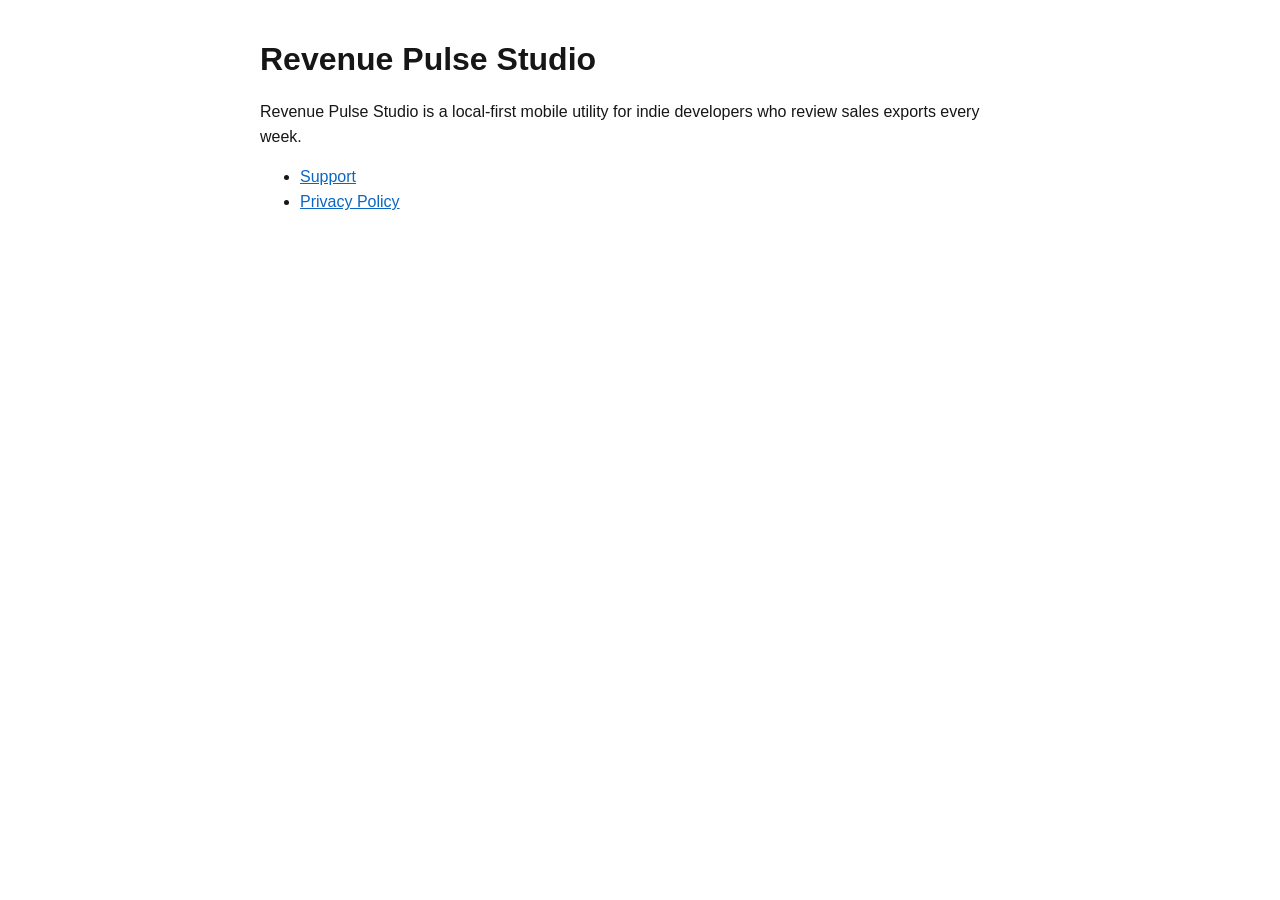
<file: index.html>
<!doctype html>
<html lang="en">
<head>
  <meta charset="utf-8">
  <meta name="viewport" content="width=device-width, initial-scale=1">
  <title>Revenue Pulse Studio</title>
  <style>
    body {
      color: #161616;
      font-family: -apple-system, BlinkMacSystemFont, "Segoe UI", sans-serif;
      line-height: 1.55;
      margin: 40px auto;
      max-width: 760px;
      padding: 0 20px;
    }
    h1 {
      line-height: 1.2;
    }
    a {
      color: #0a66c2;
    }
  </style>
</head>
<body>
  <h1>Revenue Pulse Studio</h1>
  <p>Revenue Pulse Studio is a local-first mobile utility for indie developers who review sales exports every week.</p>
  <ul>
    <li><a href="support.html">Support</a></li>
    <li><a href="privacy.html">Privacy Policy</a></li>
  </ul>
</body>
</html>
</file>
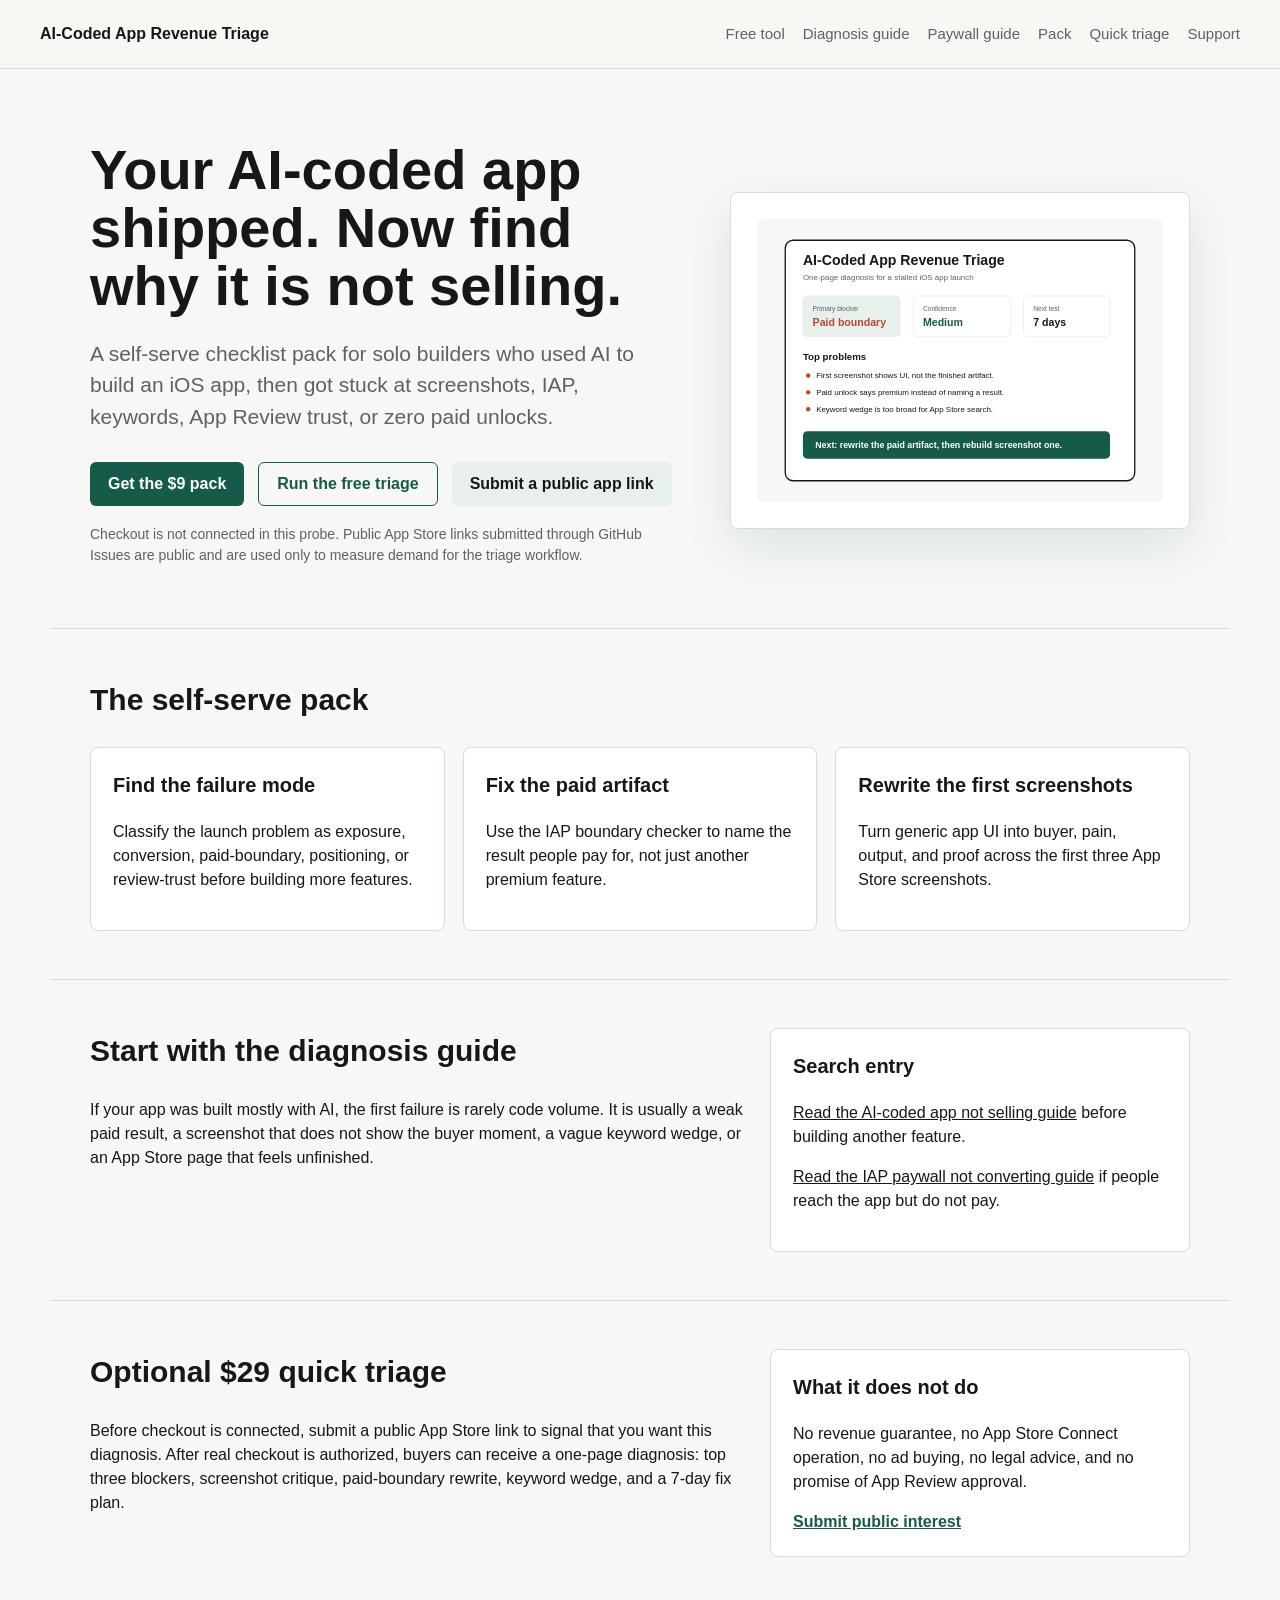
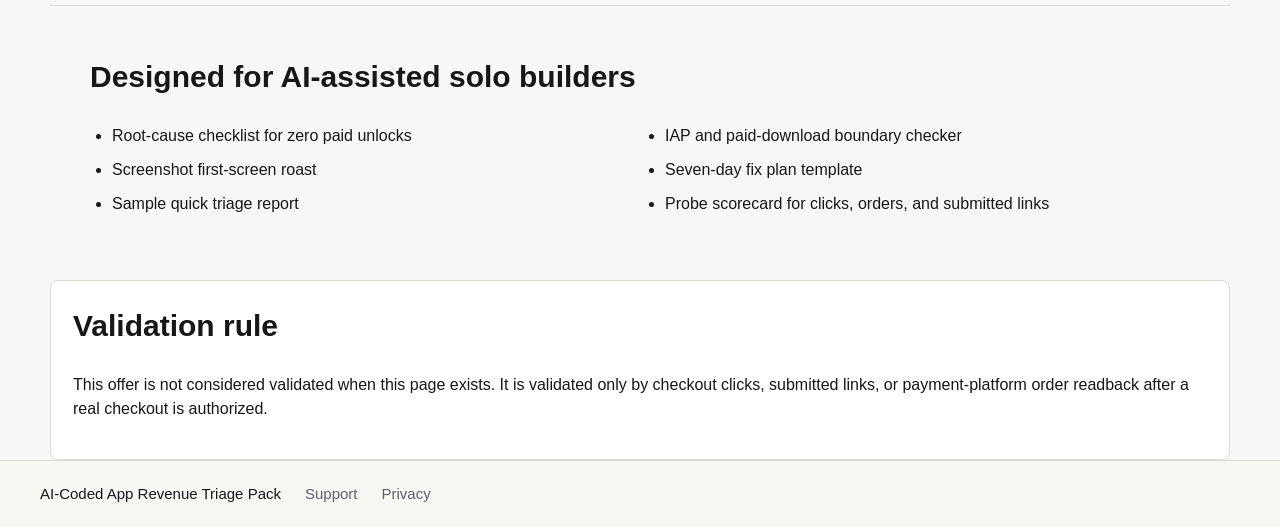
<file: ai-coded-app-revenue-triage-pack/index.html>
<!doctype html>
<html lang="en">
<head>
  <meta charset="utf-8">
  <meta name="viewport" content="width=device-width, initial-scale=1">
  <title>AI-Coded App Revenue Triage Pack</title>
  <meta name="description" content="A self-serve triage pack for AI-coded iOS apps that launched or nearly launched but are not getting paid unlocks.">
  <link rel="stylesheet" href="styles.css">
</head>
<body>
  <header class="site-header">
    <a class="brand" href="index.html">AI-Coded App Revenue Triage</a>
    <nav aria-label="Primary">
      <a href="why-is-my-app-not-selling.html">Free tool</a>
      <a href="ai-coded-app-not-selling.html">Diagnosis guide</a>
      <a href="iap-paywall-not-converting.html">Paywall guide</a>
      <a href="#pack">Pack</a>
      <a href="#triage">Quick triage</a>
      <a href="support.html">Support</a>
    </nav>
  </header>

  <main>
    <section class="hero">
      <div class="hero-copy">
        <h1>Your AI-coded app shipped. Now find why it is not selling.</h1>
        <p class="lede">A self-serve checklist pack for solo builders who used AI to build an iOS app, then got stuck at screenshots, IAP, keywords, App Review trust, or zero paid unlocks.</p>
        <div class="hero-actions">
          <a class="button" href="#checkout-placeholder" data-track="checkout-pack">Get the $9 pack</a>
          <a class="button secondary" href="why-is-my-app-not-selling.html">Run the free triage</a>
          <a class="button tertiary" href="https://github.com/114514roy/revenue-pulse-studio-pages/issues/new?template=ai-coded-app-triage.yml" data-track="public-intake">Submit a public app link</a>
        </div>
        <p class="boundary">Checkout is not connected in this probe. Public App Store links submitted through GitHub Issues are public and are used only to measure demand for the triage workflow.</p>
      </div>
      <figure class="preview-card">
        <img src="assets/triage-preview.svg" alt="Preview of a one-page AI-coded app revenue triage report">
      </figure>
    </section>

    <section id="pack" class="section">
      <h2>The self-serve pack</h2>
      <div class="grid">
        <article>
          <h3>Find the failure mode</h3>
          <p>Classify the launch problem as exposure, conversion, paid-boundary, positioning, or review-trust before building more features.</p>
        </article>
        <article>
          <h3>Fix the paid artifact</h3>
          <p>Use the IAP boundary checker to name the result people pay for, not just another premium feature.</p>
        </article>
        <article>
          <h3>Rewrite the first screenshots</h3>
          <p>Turn generic app UI into buyer, pain, output, and proof across the first three App Store screenshots.</p>
        </article>
      </div>
    </section>

    <section class="section split">
      <div>
        <h2>Start with the diagnosis guide</h2>
        <p>If your app was built mostly with AI, the first failure is rarely code volume. It is usually a weak paid result, a screenshot that does not show the buyer moment, a vague keyword wedge, or an App Store page that feels unfinished.</p>
      </div>
      <div class="panel">
        <h3>Search entry</h3>
        <p><a href="ai-coded-app-not-selling.html">Read the AI-coded app not selling guide</a> before building another feature.</p>
        <p><a href="iap-paywall-not-converting.html">Read the IAP paywall not converting guide</a> if people reach the app but do not pay.</p>
      </div>
    </section>

    <section id="triage" class="section split">
      <div>
        <h2>Optional $29 quick triage</h2>
        <p>Before checkout is connected, submit a public App Store link to signal that you want this diagnosis. After real checkout is authorized, buyers can receive a one-page diagnosis: top three blockers, screenshot critique, paid-boundary rewrite, keyword wedge, and a 7-day fix plan.</p>
      </div>
      <div class="panel">
        <h3>What it does not do</h3>
        <p>No revenue guarantee, no App Store Connect operation, no ad buying, no legal advice, and no promise of App Review approval.</p>
        <a class="inline-link" href="https://github.com/114514roy/revenue-pulse-studio-pages/issues/new?template=ai-coded-app-triage.yml" data-track="public-intake-panel">Submit public interest</a>
      </div>
    </section>

    <section class="section">
      <h2>Designed for AI-assisted solo builders</h2>
      <ul class="file-list">
        <li>Root-cause checklist for zero paid unlocks</li>
        <li>IAP and paid-download boundary checker</li>
        <li>Screenshot first-screen roast</li>
        <li>Seven-day fix plan template</li>
        <li>Sample quick triage report</li>
        <li>Probe scorecard for clicks, orders, and submitted links</li>
      </ul>
    </section>

    <section class="section notice">
      <h2>Validation rule</h2>
      <p>This offer is not considered validated when this page exists. It is validated only by checkout clicks, submitted links, or payment-platform order readback after a real checkout is authorized.</p>
    </section>
  </main>

  <footer>
    <span>AI-Coded App Revenue Triage Pack</span>
    <a href="support.html">Support</a>
    <a href="privacy.html">Privacy</a>
  </footer>
</body>
</html>
</file>
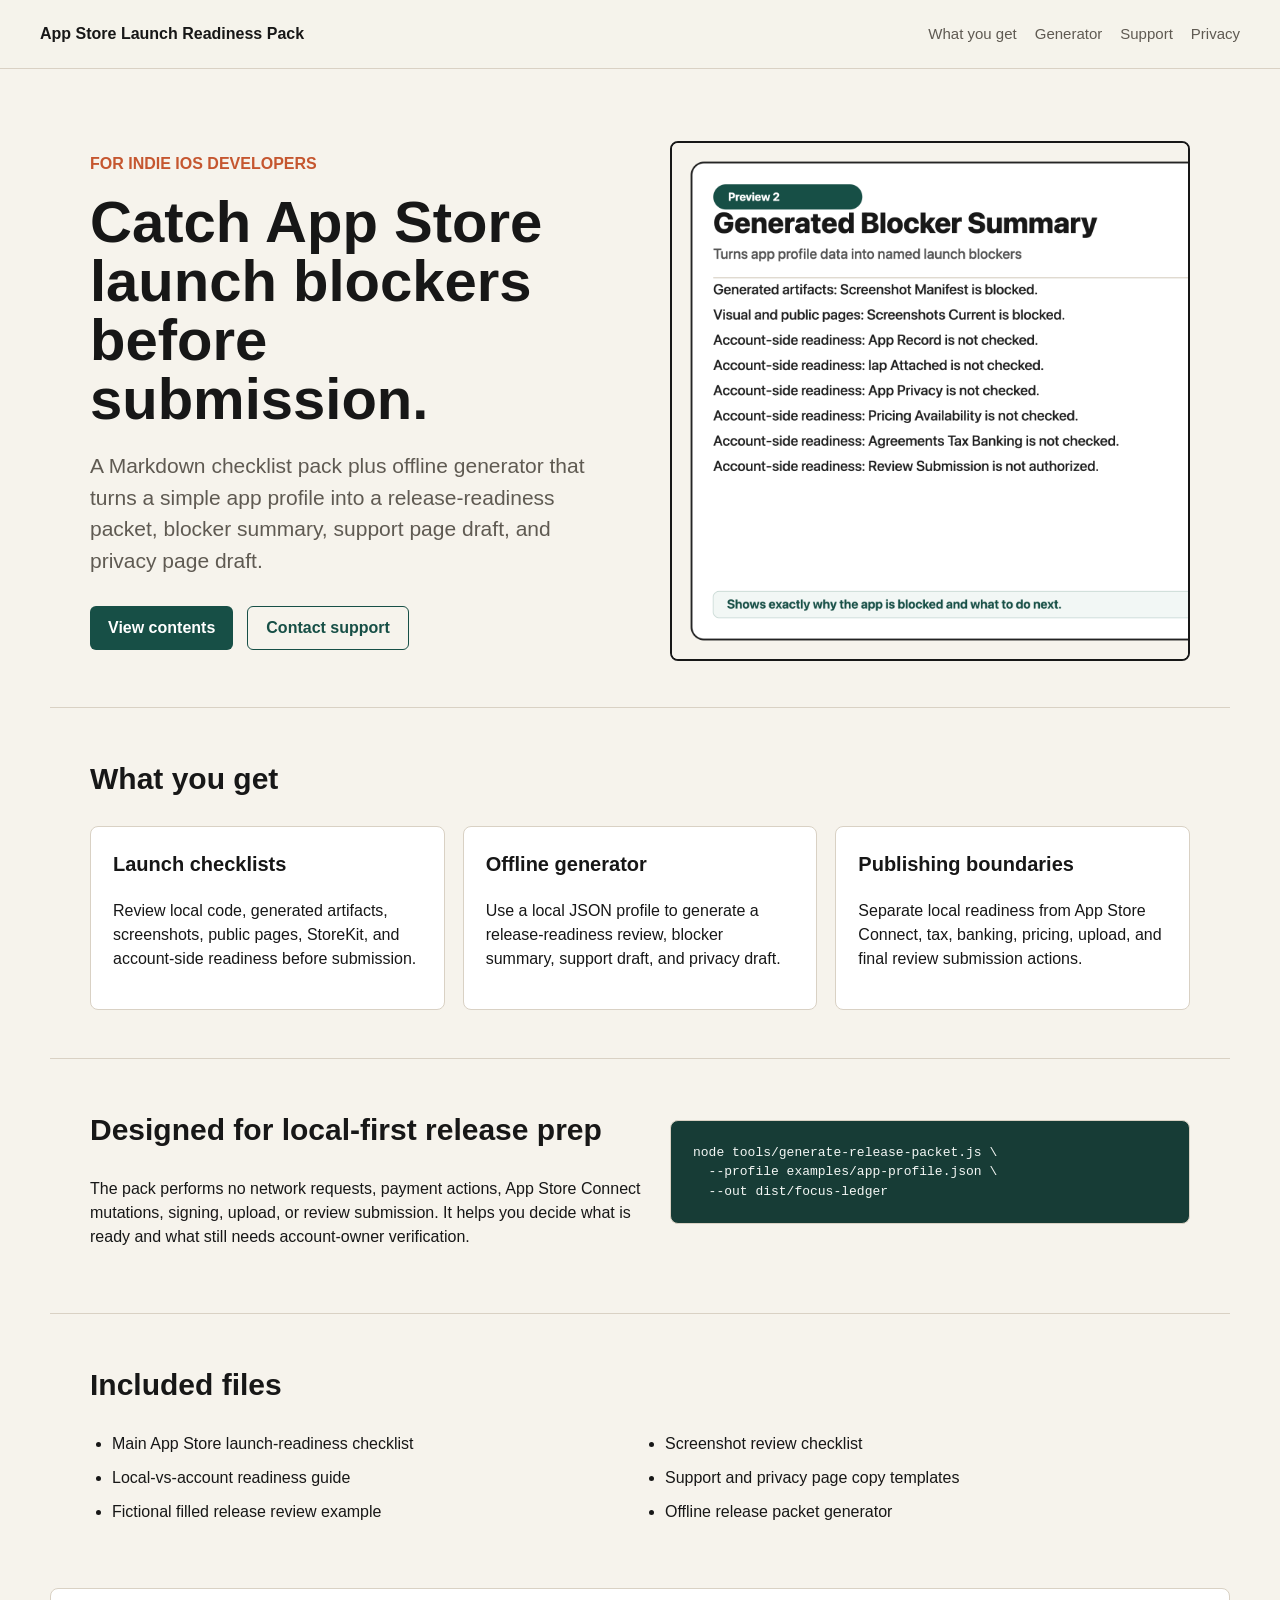
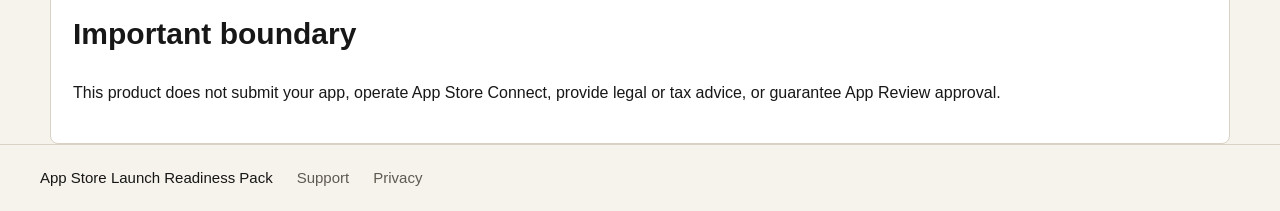
<file: app-store-launch-readiness-pack/index.html>
<!doctype html>
<html lang="en">
<head>
  <meta charset="utf-8">
  <meta name="viewport" content="width=device-width, initial-scale=1">
  <title>App Store Launch Readiness Pack</title>
  <meta name="description" content="A Markdown checklist pack plus offline generator for indie iOS developers preparing App Store submission or resubmission.">
  <link rel="stylesheet" href="styles.css">
</head>
<body>
  <header class="site-header">
    <a class="brand" href="index.html">App Store Launch Readiness Pack</a>
    <nav>
      <a href="#what">What you get</a>
      <a href="#generator">Generator</a>
      <a href="support.html">Support</a>
      <a href="privacy.html">Privacy</a>
    </nav>
  </header>

  <main>
    <section class="hero">
      <div class="hero-copy">
        <p class="eyebrow">For indie iOS developers</p>
        <h1>Catch App Store launch blockers before submission.</h1>
        <p class="lede">A Markdown checklist pack plus offline generator that turns a simple app profile into a release-readiness packet, blocker summary, support page draft, and privacy page draft.</p>
        <div class="hero-actions">
          <a class="button" href="#what">View contents</a>
          <a class="button secondary" href="support.html">Contact support</a>
        </div>
      </div>
      <figure class="preview">
        <img src="assets/02-blocker-summary.svg.png" alt="Generated blocker summary preview">
      </figure>
    </section>

    <section id="what" class="section">
      <h2>What you get</h2>
      <div class="grid">
        <article>
          <h3>Launch checklists</h3>
          <p>Review local code, generated artifacts, screenshots, public pages, StoreKit, and account-side readiness before submission.</p>
        </article>
        <article>
          <h3>Offline generator</h3>
          <p>Use a local JSON profile to generate a release-readiness review, blocker summary, support draft, and privacy draft.</p>
        </article>
        <article>
          <h3>Publishing boundaries</h3>
          <p>Separate local readiness from App Store Connect, tax, banking, pricing, upload, and final review submission actions.</p>
        </article>
      </div>
    </section>

    <section id="generator" class="section split">
      <div>
        <h2>Designed for local-first release prep</h2>
        <p>The pack performs no network requests, payment actions, App Store Connect mutations, signing, upload, or review submission. It helps you decide what is ready and what still needs account-owner verification.</p>
      </div>
      <pre><code>node tools/generate-release-packet.js \
  --profile examples/app-profile.json \
  --out dist/focus-ledger</code></pre>
    </section>

    <section class="section">
      <h2>Included files</h2>
      <ul class="file-list">
        <li>Main App Store launch-readiness checklist</li>
        <li>Screenshot review checklist</li>
        <li>Local-vs-account readiness guide</li>
        <li>Support and privacy page copy templates</li>
        <li>Fictional filled release review example</li>
        <li>Offline release packet generator</li>
      </ul>
    </section>

    <section class="section notice">
      <h2>Important boundary</h2>
      <p>This product does not submit your app, operate App Store Connect, provide legal or tax advice, or guarantee App Review approval.</p>
    </section>
  </main>

  <footer>
    <span>App Store Launch Readiness Pack</span>
    <a href="support.html">Support</a>
    <a href="privacy.html">Privacy</a>
  </footer>
</body>
</html>
</file>
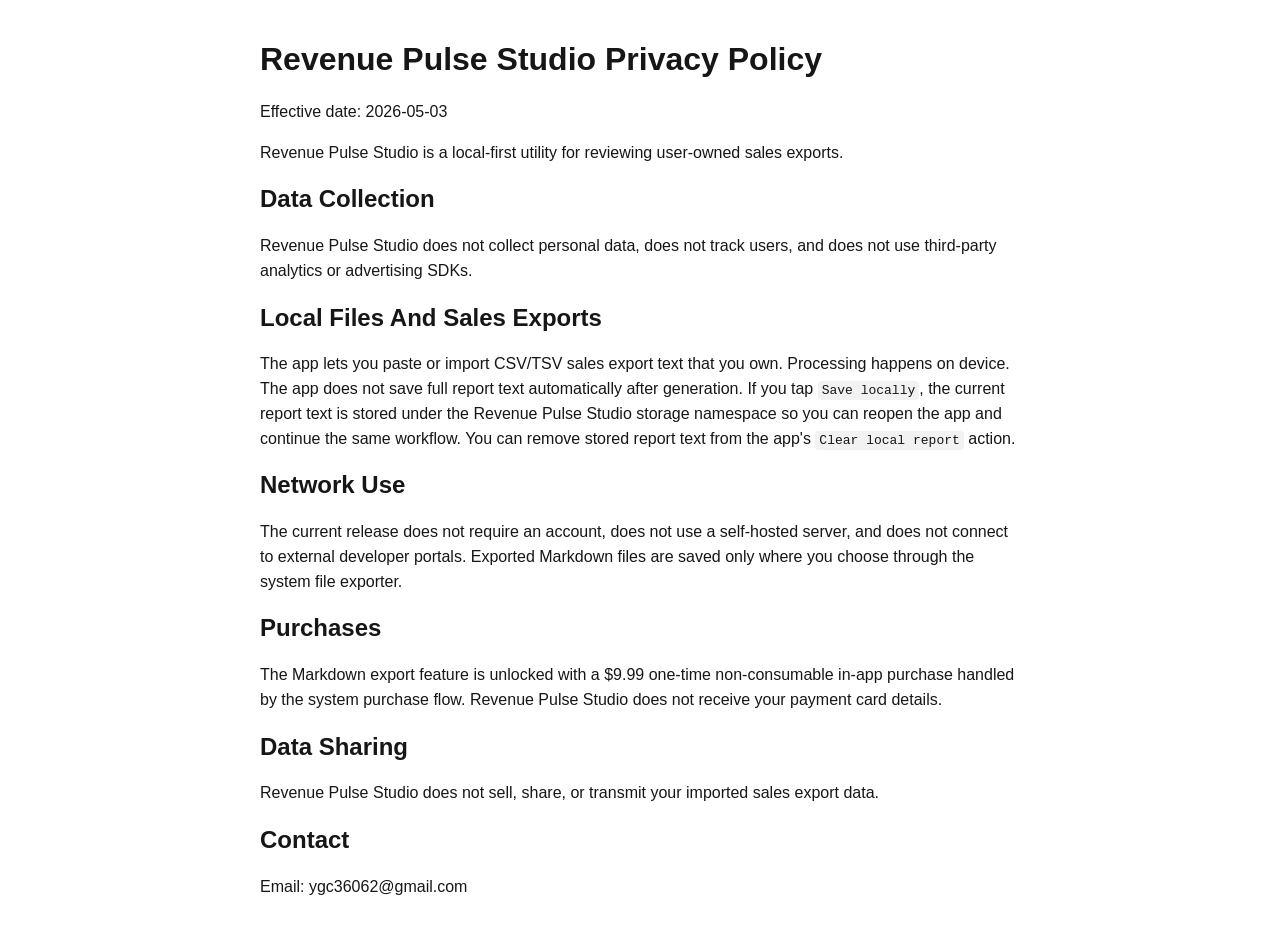
<file: privacy.html>
<!doctype html>
<html lang="en">
<head>
  <meta charset="utf-8">
  <meta name="viewport" content="width=device-width, initial-scale=1">
  <title>Revenue Pulse Studio Privacy Policy</title>
  <style>
    body { color: #161616; font-family: -apple-system, BlinkMacSystemFont, "Segoe UI", sans-serif; line-height: 1.55; margin: 40px auto; max-width: 760px; padding: 0 20px; }
    h1, h2 { line-height: 1.2; }
    code { background: #f2f2f2; border-radius: 4px; padding: 2px 4px; }
  </style>
</head>
<body>
<h1>Revenue Pulse Studio Privacy Policy</h1>
<p>Effective date: 2026-05-03</p>
<p>Revenue Pulse Studio is a local-first utility for reviewing user-owned sales exports.</p>
<h2>Data Collection</h2>
<p>Revenue Pulse Studio does not collect personal data, does not track users, and does not use third-party analytics or advertising SDKs.</p>
<h2>Local Files And Sales Exports</h2>
<p>The app lets you paste or import CSV/TSV sales export text that you own. Processing happens on device. The app does not save full report text automatically after generation. If you tap <code>Save locally</code>, the current report text is stored under the Revenue Pulse Studio storage namespace so you can reopen the app and continue the same workflow. You can remove stored report text from the app&#x27;s <code>Clear local report</code> action.</p>
<h2>Network Use</h2>
<p>The current release does not require an account, does not use a self-hosted server, and does not connect to external developer portals. Exported Markdown files are saved only where you choose through the system file exporter.</p>
<h2>Purchases</h2>
<p>The Markdown export feature is unlocked with a $9.99 one-time non-consumable in-app purchase handled by the system purchase flow. Revenue Pulse Studio does not receive your payment card details.</p>
<h2>Data Sharing</h2>
<p>Revenue Pulse Studio does not sell, share, or transmit your imported sales export data.</p>
<h2>Contact</h2>
<p>Email: ygc36062@gmail.com</p>
</body>
</html>
</file>
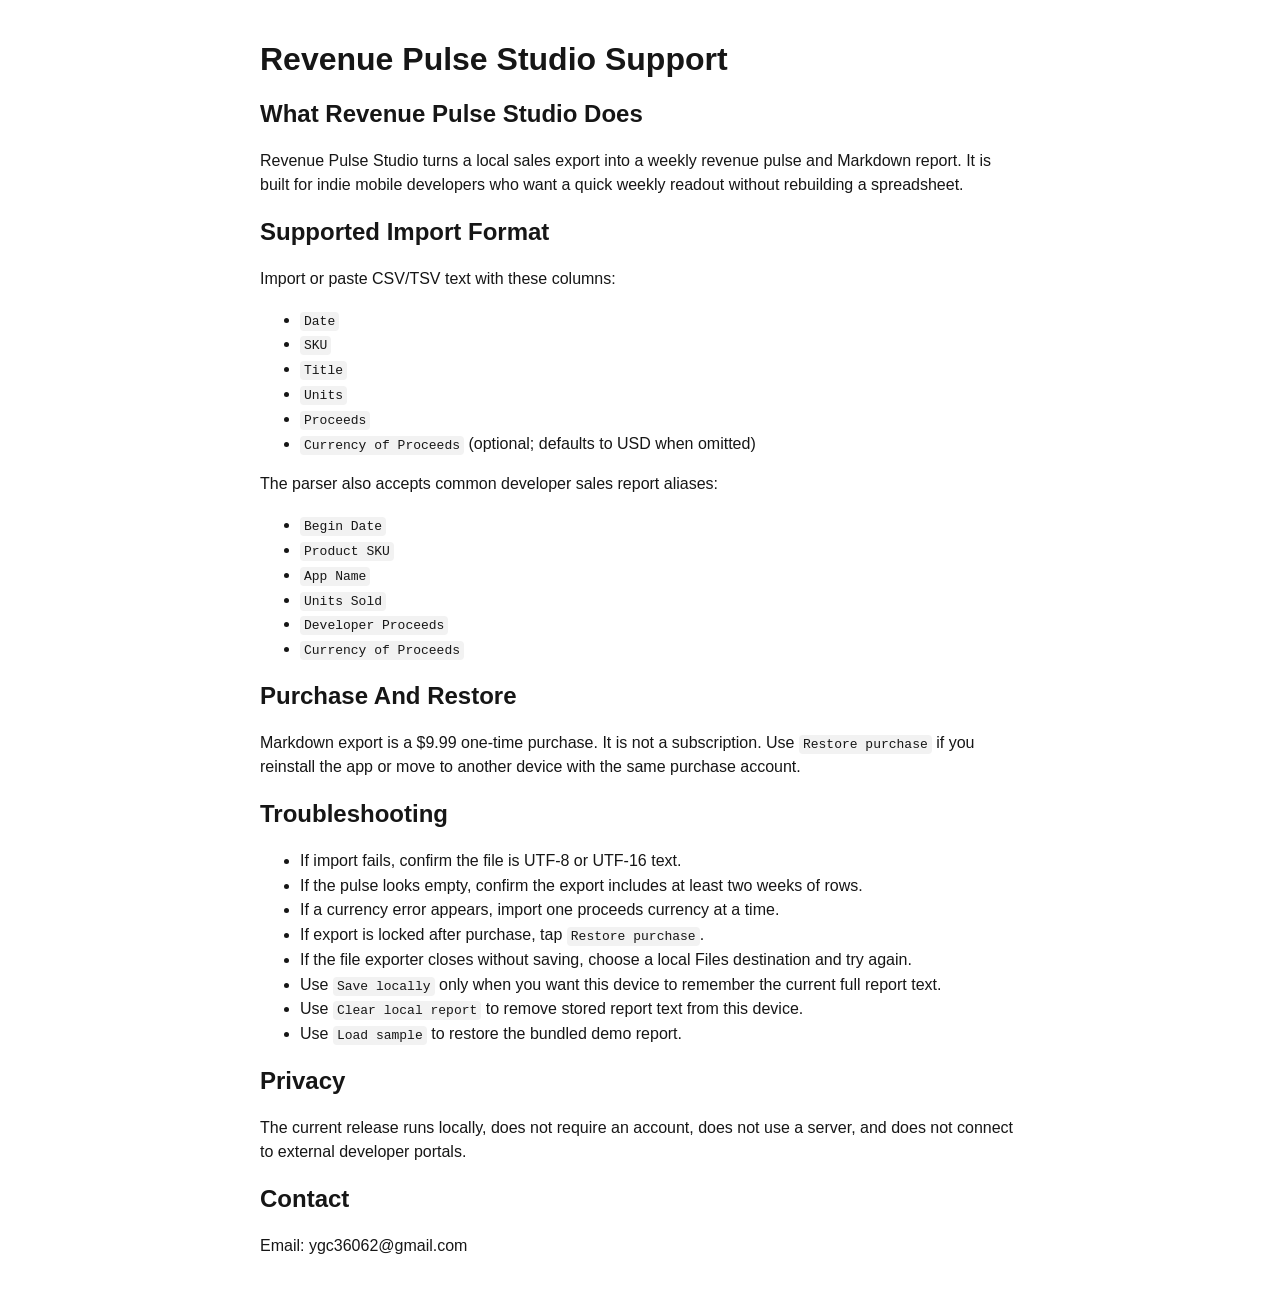
<file: support.html>
<!doctype html>
<html lang="en">
<head>
  <meta charset="utf-8">
  <meta name="viewport" content="width=device-width, initial-scale=1">
  <title>Revenue Pulse Studio Support</title>
  <style>
    body { color: #161616; font-family: -apple-system, BlinkMacSystemFont, "Segoe UI", sans-serif; line-height: 1.55; margin: 40px auto; max-width: 760px; padding: 0 20px; }
    h1, h2 { line-height: 1.2; }
    code { background: #f2f2f2; border-radius: 4px; padding: 2px 4px; }
  </style>
</head>
<body>
<h1>Revenue Pulse Studio Support</h1>
<h2>What Revenue Pulse Studio Does</h2>
<p>Revenue Pulse Studio turns a local sales export into a weekly revenue pulse and Markdown report. It is built for indie mobile developers who want a quick weekly readout without rebuilding a spreadsheet.</p>
<h2>Supported Import Format</h2>
<p>Import or paste CSV/TSV text with these columns:</p>
<ul>
<li><code>Date</code></li>
<li><code>SKU</code></li>
<li><code>Title</code></li>
<li><code>Units</code></li>
<li><code>Proceeds</code></li>
<li><code>Currency of Proceeds</code> (optional; defaults to USD when omitted)</li>
</ul>
<p>The parser also accepts common developer sales report aliases:</p>
<ul>
<li><code>Begin Date</code></li>
<li><code>Product SKU</code></li>
<li><code>App Name</code></li>
<li><code>Units Sold</code></li>
<li><code>Developer Proceeds</code></li>
<li><code>Currency of Proceeds</code></li>
</ul>
<h2>Purchase And Restore</h2>
<p>Markdown export is a $9.99 one-time purchase. It is not a subscription. Use <code>Restore purchase</code> if you reinstall the app or move to another device with the same purchase account.</p>
<h2>Troubleshooting</h2>
<ul>
<li>If import fails, confirm the file is UTF-8 or UTF-16 text.</li>
<li>If the pulse looks empty, confirm the export includes at least two weeks of rows.</li>
<li>If a currency error appears, import one proceeds currency at a time.</li>
<li>If export is locked after purchase, tap <code>Restore purchase</code>.</li>
<li>If the file exporter closes without saving, choose a local Files destination and try again.</li>
<li>Use <code>Save locally</code> only when you want this device to remember the current full report text.</li>
<li>Use <code>Clear local report</code> to remove stored report text from this device.</li>
<li>Use <code>Load sample</code> to restore the bundled demo report.</li>
</ul>
<h2>Privacy</h2>
<p>The current release runs locally, does not require an account, does not use a server, and does not connect to external developer portals.</p>
<h2>Contact</h2>
<p>Email: ygc36062@gmail.com</p>
</body>
</html>
</file>
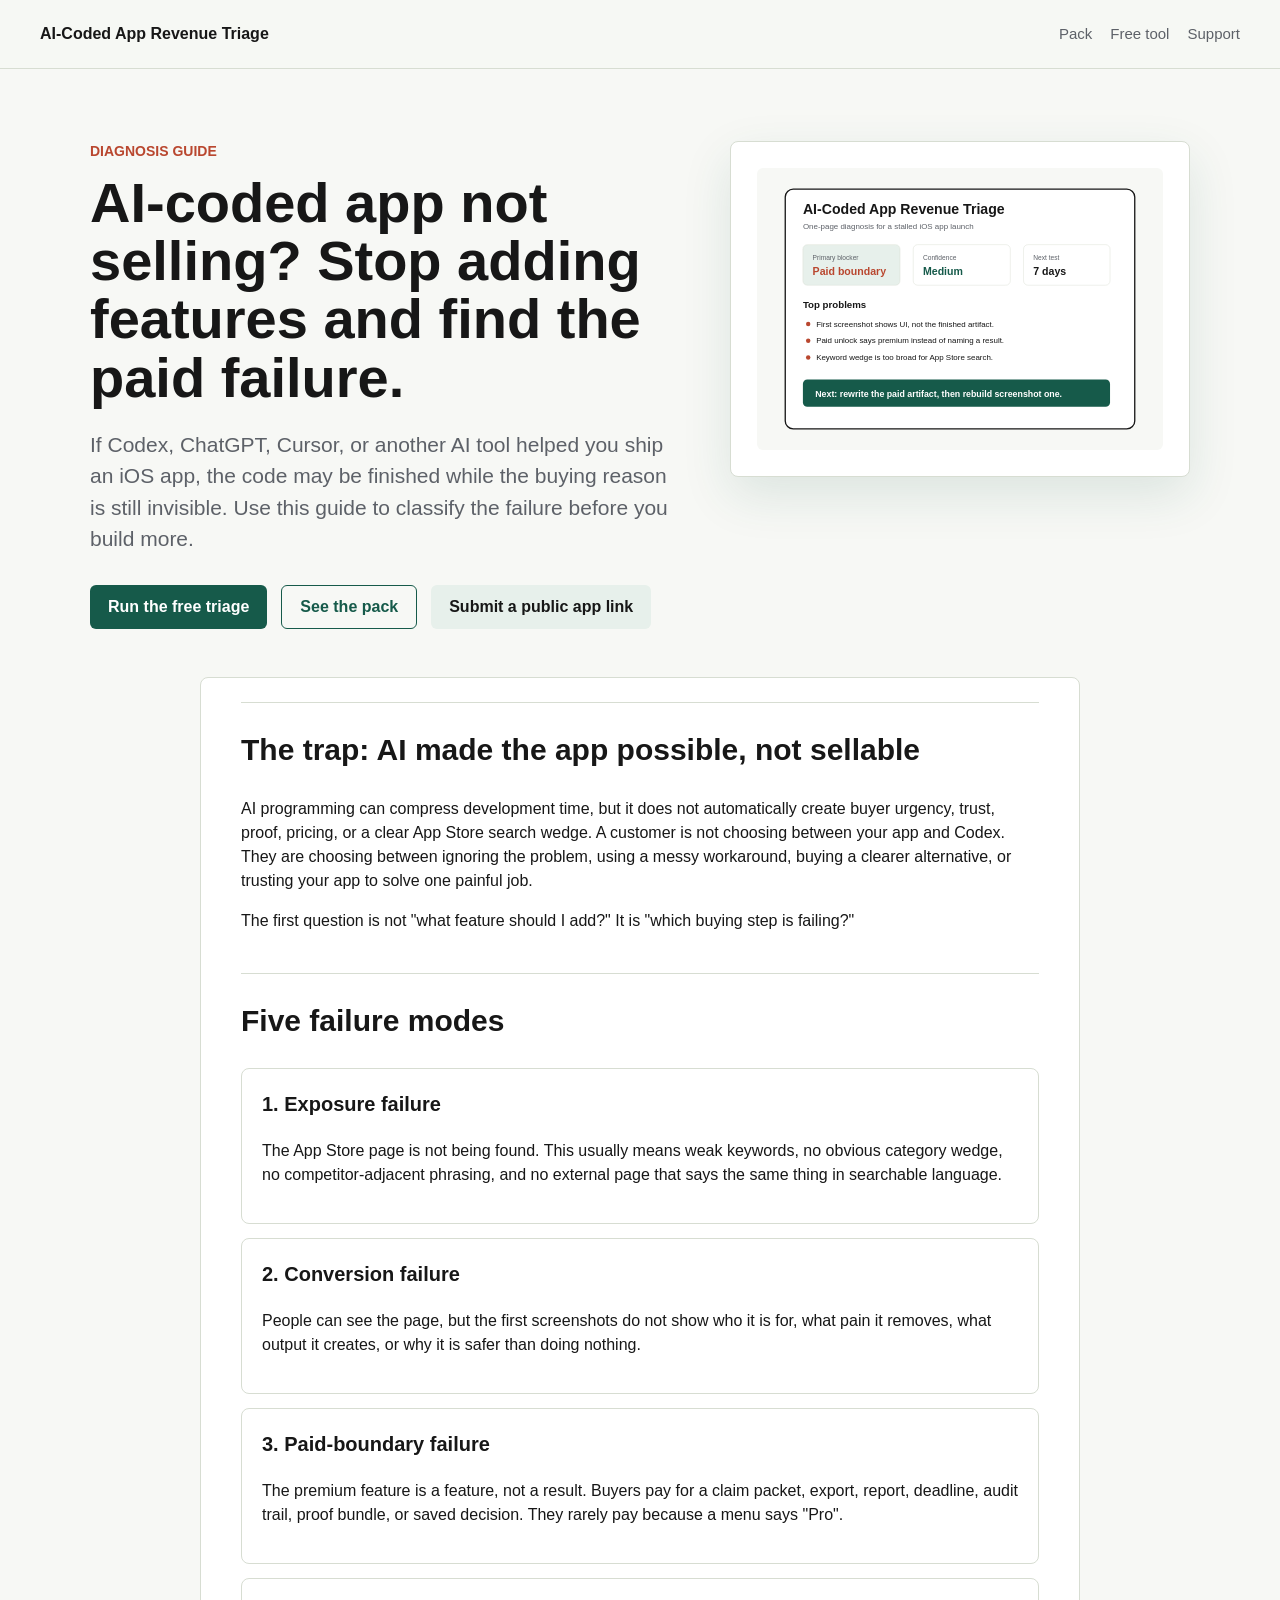
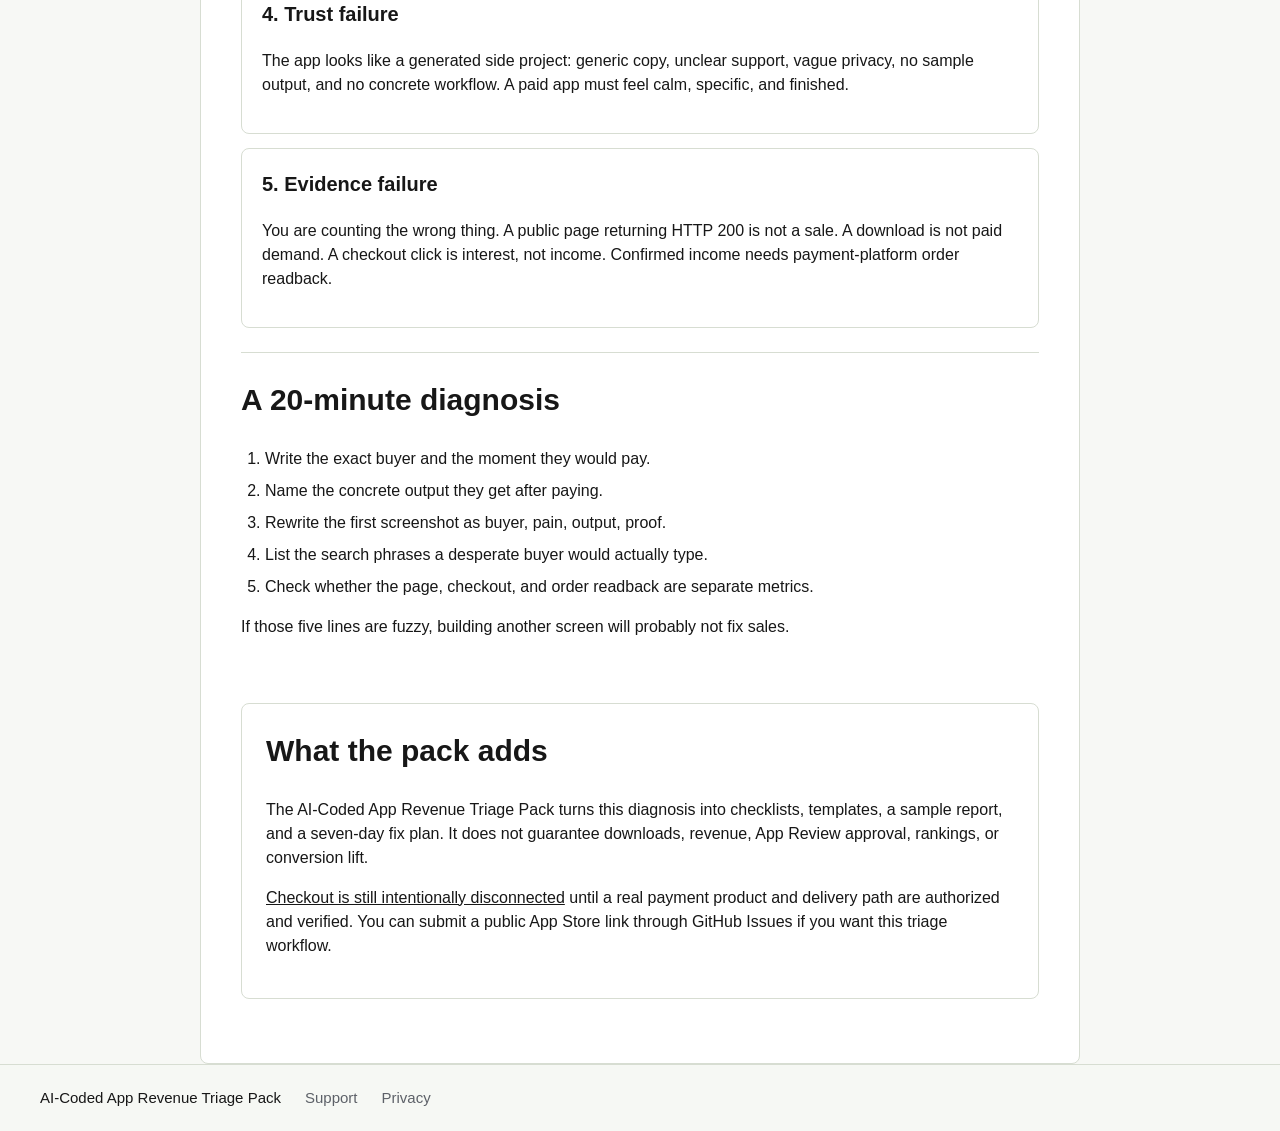
<file: ai-coded-app-revenue-triage-pack/ai-coded-app-not-selling.html>
<!doctype html>
<html lang="en">
<head>
  <meta charset="utf-8">
  <meta name="viewport" content="width=device-width, initial-scale=1">
  <title>AI-Coded App Not Selling? Diagnose the Real Failure</title>
  <meta name="description" content="A practical diagnosis guide for solo builders whose AI-coded iOS app shipped but is not getting downloads, paid unlocks, or clear App Store traction.">
  <link rel="canonical" href="https://114514roy.github.io/revenue-pulse-studio-pages/ai-coded-app-revenue-triage-pack/ai-coded-app-not-selling.html">
  <link rel="stylesheet" href="styles.css">
</head>
<body>
  <header class="site-header">
    <a class="brand" href="index.html">AI-Coded App Revenue Triage</a>
    <nav aria-label="Primary">
      <a href="index.html">Pack</a>
      <a href="why-is-my-app-not-selling.html">Free tool</a>
      <a href="support.html">Support</a>
    </nav>
  </header>

  <main>
    <section class="hero article-hero">
      <div class="hero-copy">
        <p class="kicker">Diagnosis guide</p>
        <h1>AI-coded app not selling? Stop adding features and find the paid failure.</h1>
        <p class="lede">If Codex, ChatGPT, Cursor, or another AI tool helped you ship an iOS app, the code may be finished while the buying reason is still invisible. Use this guide to classify the failure before you build more.</p>
        <div class="hero-actions">
          <a class="button" href="why-is-my-app-not-selling.html">Run the free triage</a>
          <a class="button secondary" href="index.html#pack">See the pack</a>
          <a class="button tertiary" href="https://github.com/114514roy/revenue-pulse-studio-pages/issues/new?template=ai-coded-app-triage.yml" data-track="public-intake-from-guide">Submit a public app link</a>
        </div>
      </div>
      <figure class="preview-card">
        <img src="assets/triage-preview.svg" alt="Preview of a one-page triage report for an AI-coded app">
      </figure>
    </section>

    <article class="article">
      <section>
        <h2>The trap: AI made the app possible, not sellable</h2>
        <p>AI programming can compress development time, but it does not automatically create buyer urgency, trust, proof, pricing, or a clear App Store search wedge. A customer is not choosing between your app and Codex. They are choosing between ignoring the problem, using a messy workaround, buying a clearer alternative, or trusting your app to solve one painful job.</p>
        <p>The first question is not "what feature should I add?" It is "which buying step is failing?"</p>
      </section>

      <section>
        <h2>Five failure modes</h2>
        <div class="stack">
          <article>
            <h3>1. Exposure failure</h3>
            <p>The App Store page is not being found. This usually means weak keywords, no obvious category wedge, no competitor-adjacent phrasing, and no external page that says the same thing in searchable language.</p>
          </article>
          <article>
            <h3>2. Conversion failure</h3>
            <p>People can see the page, but the first screenshots do not show who it is for, what pain it removes, what output it creates, or why it is safer than doing nothing.</p>
          </article>
          <article>
            <h3>3. Paid-boundary failure</h3>
            <p>The premium feature is a feature, not a result. Buyers pay for a claim packet, export, report, deadline, audit trail, proof bundle, or saved decision. They rarely pay because a menu says "Pro".</p>
          </article>
          <article>
            <h3>4. Trust failure</h3>
            <p>The app looks like a generated side project: generic copy, unclear support, vague privacy, no sample output, and no concrete workflow. A paid app must feel calm, specific, and finished.</p>
          </article>
          <article>
            <h3>5. Evidence failure</h3>
            <p>You are counting the wrong thing. A public page returning HTTP 200 is not a sale. A download is not paid demand. A checkout click is interest, not income. Confirmed income needs payment-platform order readback.</p>
          </article>
        </div>
      </section>

      <section>
        <h2>A 20-minute diagnosis</h2>
        <ol>
          <li>Write the exact buyer and the moment they would pay.</li>
          <li>Name the concrete output they get after paying.</li>
          <li>Rewrite the first screenshot as buyer, pain, output, proof.</li>
          <li>List the search phrases a desperate buyer would actually type.</li>
          <li>Check whether the page, checkout, and order readback are separate metrics.</li>
        </ol>
        <p>If those five lines are fuzzy, building another screen will probably not fix sales.</p>
      </section>

      <section class="notice">
        <h2>What the pack adds</h2>
        <p>The AI-Coded App Revenue Triage Pack turns this diagnosis into checklists, templates, a sample report, and a seven-day fix plan. It does not guarantee downloads, revenue, App Review approval, rankings, or conversion lift.</p>
        <p><a href="index.html#checkout-placeholder">Checkout is still intentionally disconnected</a> until a real payment product and delivery path are authorized and verified. You can submit a public App Store link through GitHub Issues if you want this triage workflow.</p>
      </section>
    </article>
  </main>

  <footer>
    <span>AI-Coded App Revenue Triage Pack</span>
    <a href="support.html">Support</a>
    <a href="privacy.html">Privacy</a>
  </footer>
</body>
</html>
</file>
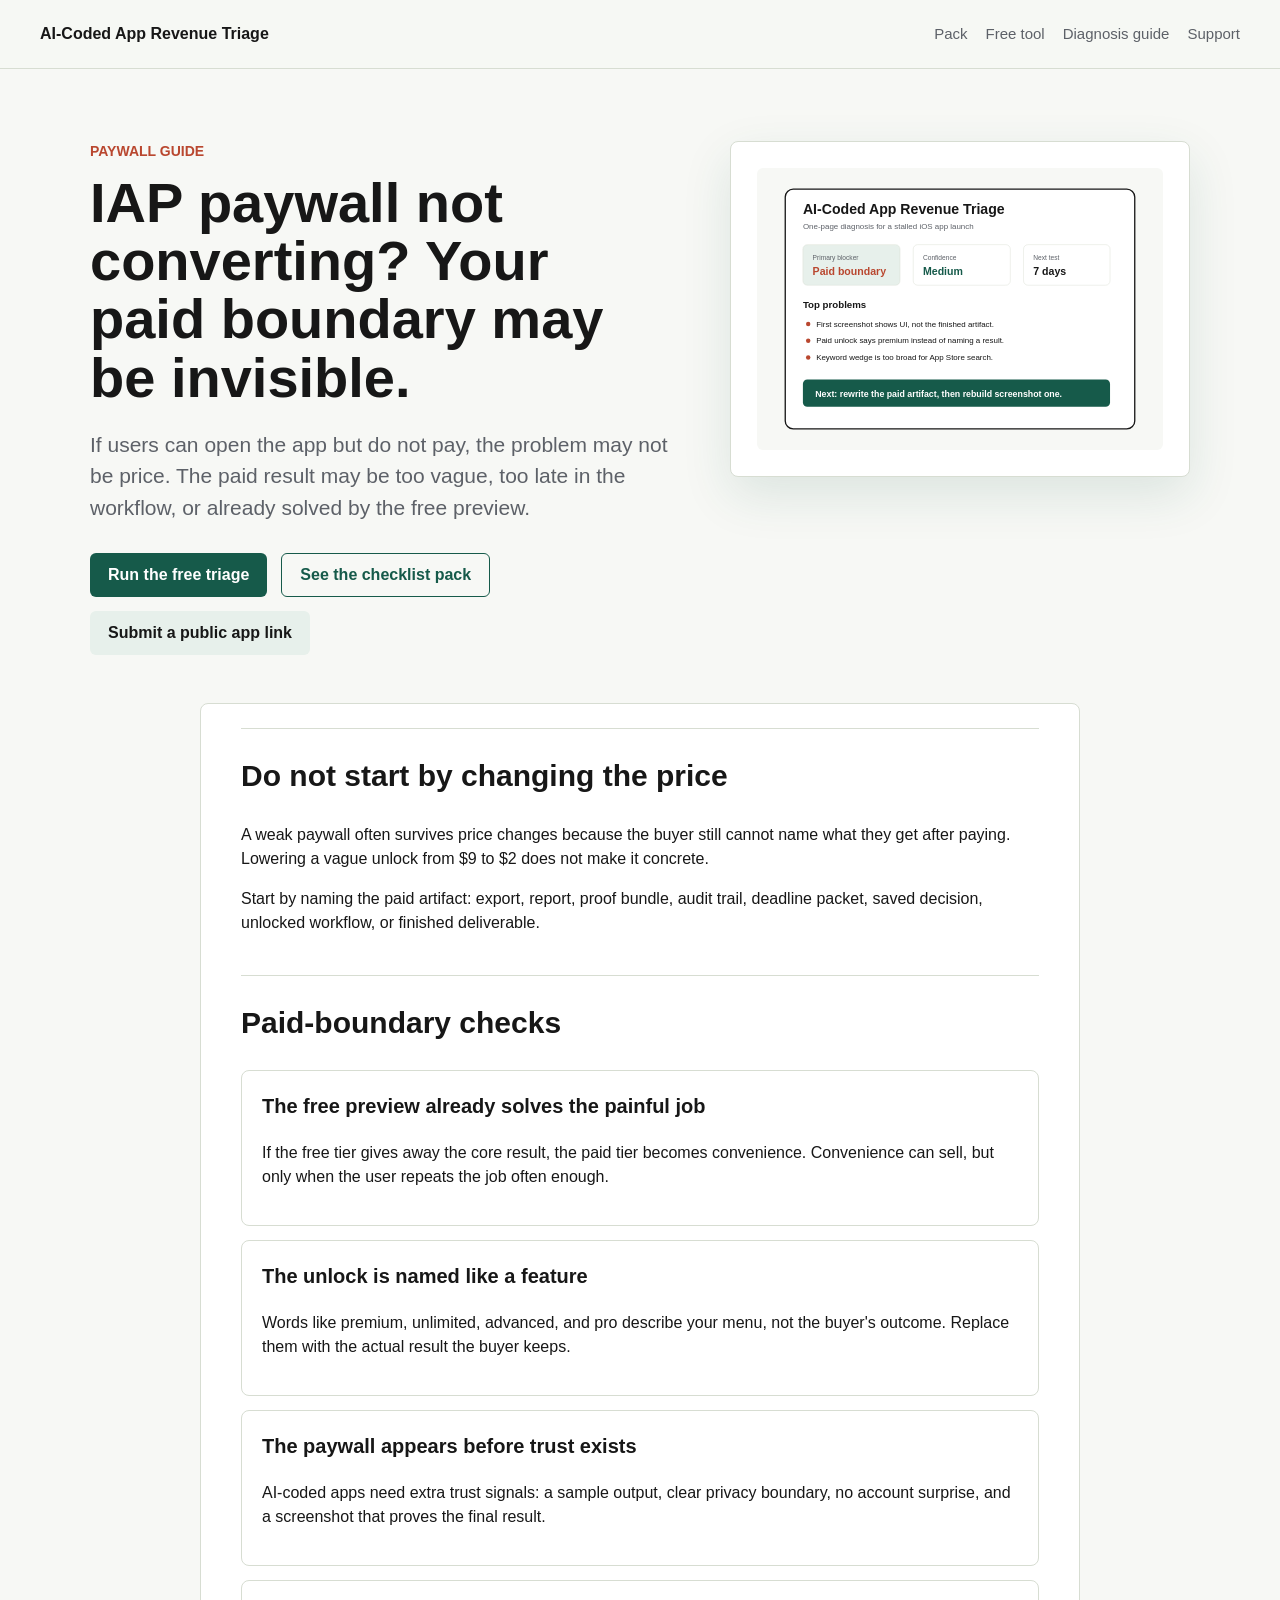
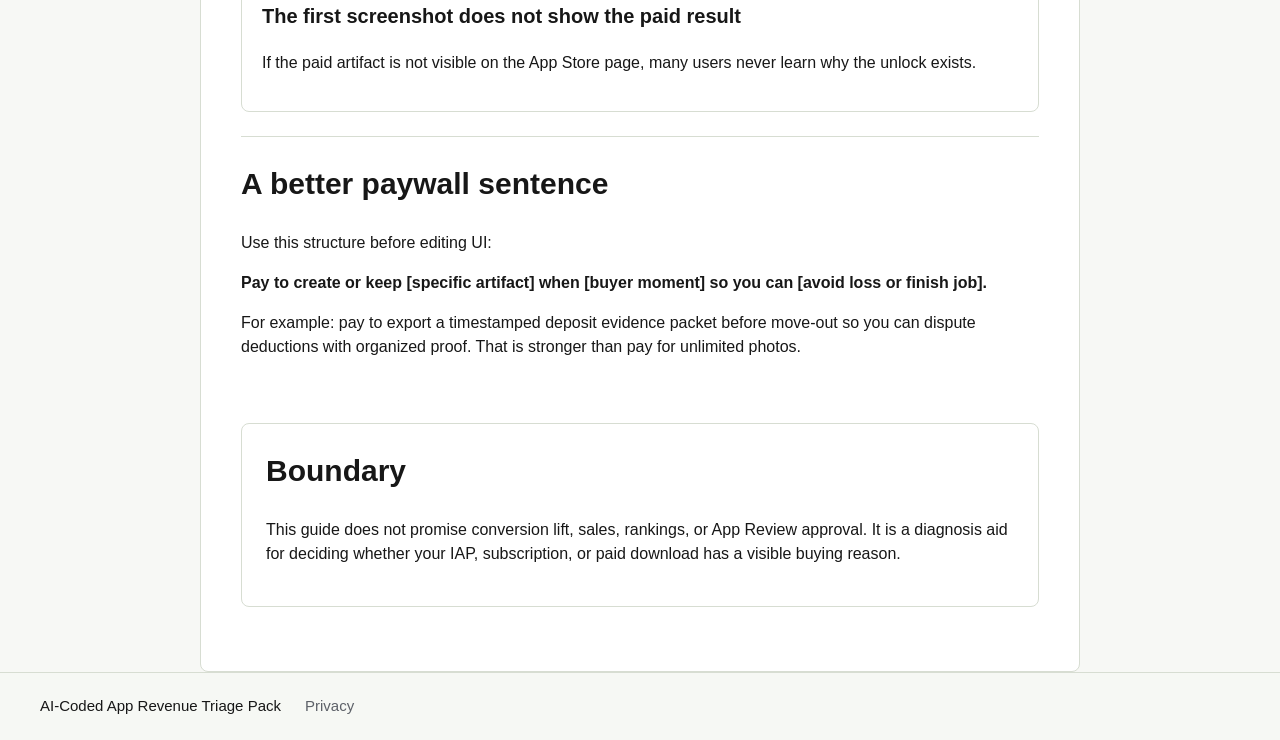
<file: ai-coded-app-revenue-triage-pack/iap-paywall-not-converting.html>
<!doctype html>
<html lang="en">
<head>
  <meta charset="utf-8">
  <meta name="viewport" content="width=device-width, initial-scale=1">
  <title>IAP Paywall Not Converting? Fix the Paid Boundary</title>
  <meta name="description" content="A practical guide for AI-coded iOS apps whose in-app purchase, subscription, or paid unlock is not converting.">
  <link rel="canonical" href="https://114514roy.github.io/revenue-pulse-studio-pages/ai-coded-app-revenue-triage-pack/iap-paywall-not-converting.html">
  <link rel="stylesheet" href="styles.css">
</head>
<body>
  <header class="site-header">
    <a class="brand" href="index.html">AI-Coded App Revenue Triage</a>
    <nav aria-label="Primary">
      <a href="index.html">Pack</a>
      <a href="why-is-my-app-not-selling.html">Free tool</a>
      <a href="ai-coded-app-not-selling.html">Diagnosis guide</a>
      <a href="support.html">Support</a>
    </nav>
  </header>

  <main>
    <section class="hero article-hero">
      <div class="hero-copy">
        <p class="kicker">Paywall guide</p>
        <h1>IAP paywall not converting? Your paid boundary may be invisible.</h1>
        <p class="lede">If users can open the app but do not pay, the problem may not be price. The paid result may be too vague, too late in the workflow, or already solved by the free preview.</p>
        <div class="hero-actions">
          <a class="button" href="why-is-my-app-not-selling.html">Run the free triage</a>
          <a class="button secondary" href="index.html#pack">See the checklist pack</a>
          <a class="button tertiary" href="https://github.com/114514roy/revenue-pulse-studio-pages/issues/new?template=ai-coded-app-triage.yml" data-track="public-intake-from-paywall-guide">Submit a public app link</a>
        </div>
      </div>
      <figure class="preview-card">
        <img src="assets/triage-preview.svg" alt="Preview of an app revenue triage report focused on paid-boundary diagnosis">
      </figure>
    </section>

    <article class="article">
      <section>
        <h2>Do not start by changing the price</h2>
        <p>A weak paywall often survives price changes because the buyer still cannot name what they get after paying. Lowering a vague unlock from $9 to $2 does not make it concrete.</p>
        <p>Start by naming the paid artifact: export, report, proof bundle, audit trail, deadline packet, saved decision, unlocked workflow, or finished deliverable.</p>
      </section>

      <section>
        <h2>Paid-boundary checks</h2>
        <div class="stack">
          <article>
            <h3>The free preview already solves the painful job</h3>
            <p>If the free tier gives away the core result, the paid tier becomes convenience. Convenience can sell, but only when the user repeats the job often enough.</p>
          </article>
          <article>
            <h3>The unlock is named like a feature</h3>
            <p>Words like premium, unlimited, advanced, and pro describe your menu, not the buyer's outcome. Replace them with the actual result the buyer keeps.</p>
          </article>
          <article>
            <h3>The paywall appears before trust exists</h3>
            <p>AI-coded apps need extra trust signals: a sample output, clear privacy boundary, no account surprise, and a screenshot that proves the final result.</p>
          </article>
          <article>
            <h3>The first screenshot does not show the paid result</h3>
            <p>If the paid artifact is not visible on the App Store page, many users never learn why the unlock exists.</p>
          </article>
        </div>
      </section>

      <section>
        <h2>A better paywall sentence</h2>
        <p>Use this structure before editing UI:</p>
        <p><strong>Pay to create or keep [specific artifact] when [buyer moment] so you can [avoid loss or finish job].</strong></p>
        <p>For example: pay to export a timestamped deposit evidence packet before move-out so you can dispute deductions with organized proof. That is stronger than pay for unlimited photos.</p>
      </section>

      <section class="notice">
        <h2>Boundary</h2>
        <p>This guide does not promise conversion lift, sales, rankings, or App Review approval. It is a diagnosis aid for deciding whether your IAP, subscription, or paid download has a visible buying reason.</p>
      </section>
    </article>
  </main>

  <footer>
    <span>AI-Coded App Revenue Triage Pack</span>
    <a href="privacy.html">Privacy</a>
  </footer>
</body>
</html>
</file>
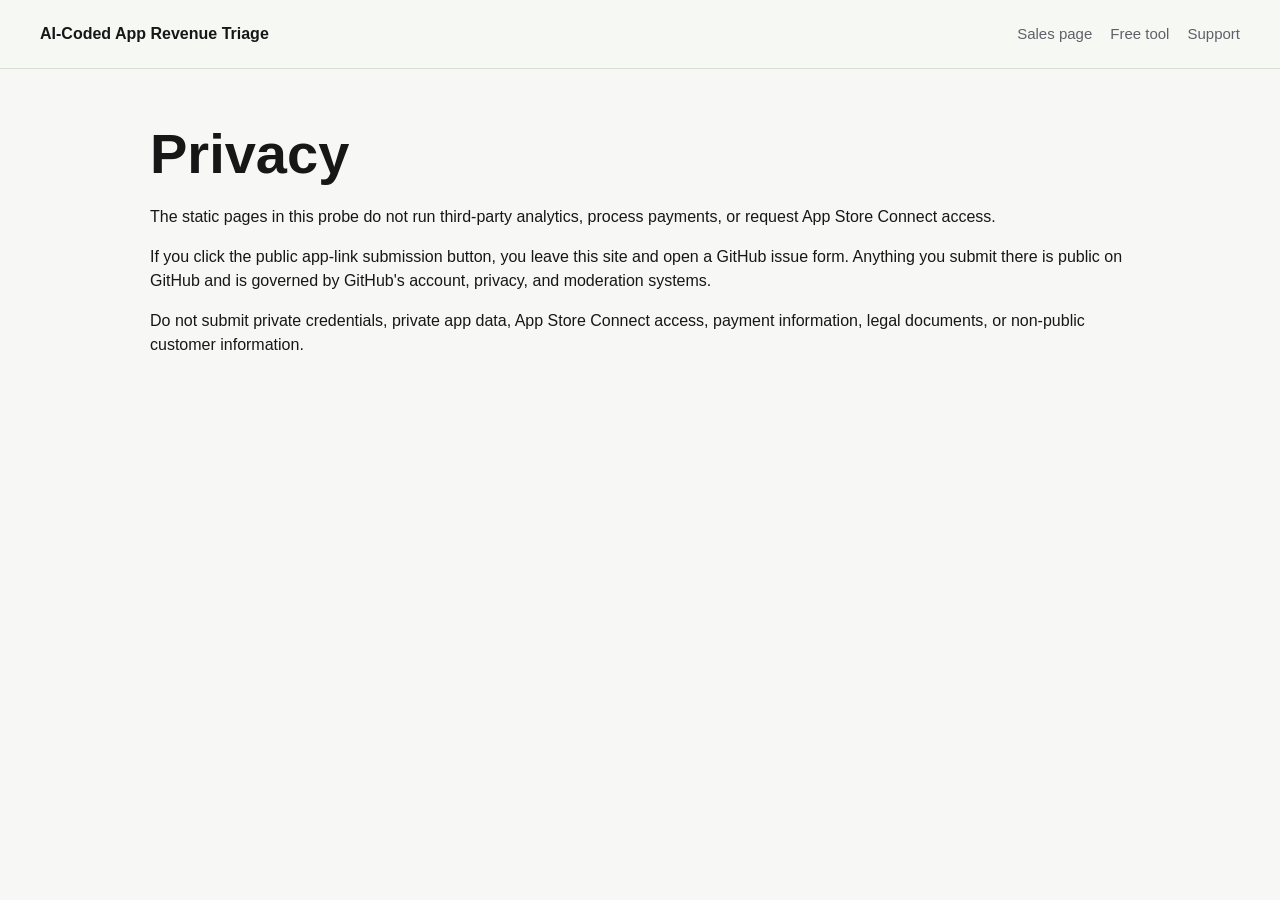
<file: ai-coded-app-revenue-triage-pack/privacy.html>
<!doctype html>
<html lang="en">
<head>
  <meta charset="utf-8">
  <meta name="viewport" content="width=device-width, initial-scale=1">
  <title>Privacy - AI-Coded App Revenue Triage Pack</title>
  <link rel="stylesheet" href="styles.css">
</head>
<body>
  <header class="site-header">
    <a class="brand" href="index.html">AI-Coded App Revenue Triage</a>
    <nav aria-label="Primary">
      <a href="index.html">Sales page</a>
      <a href="why-is-my-app-not-selling.html">Free tool</a>
      <a href="support.html">Support</a>
    </nav>
  </header>

  <main class="page">
    <h1>Privacy</h1>
    <p>The static pages in this probe do not run third-party analytics, process payments, or request App Store Connect access.</p>
    <p>If you click the public app-link submission button, you leave this site and open a GitHub issue form. Anything you submit there is public on GitHub and is governed by GitHub's account, privacy, and moderation systems.</p>
    <p>Do not submit private credentials, private app data, App Store Connect access, payment information, legal documents, or non-public customer information.</p>
  </main>
</body>
</html>
</file>
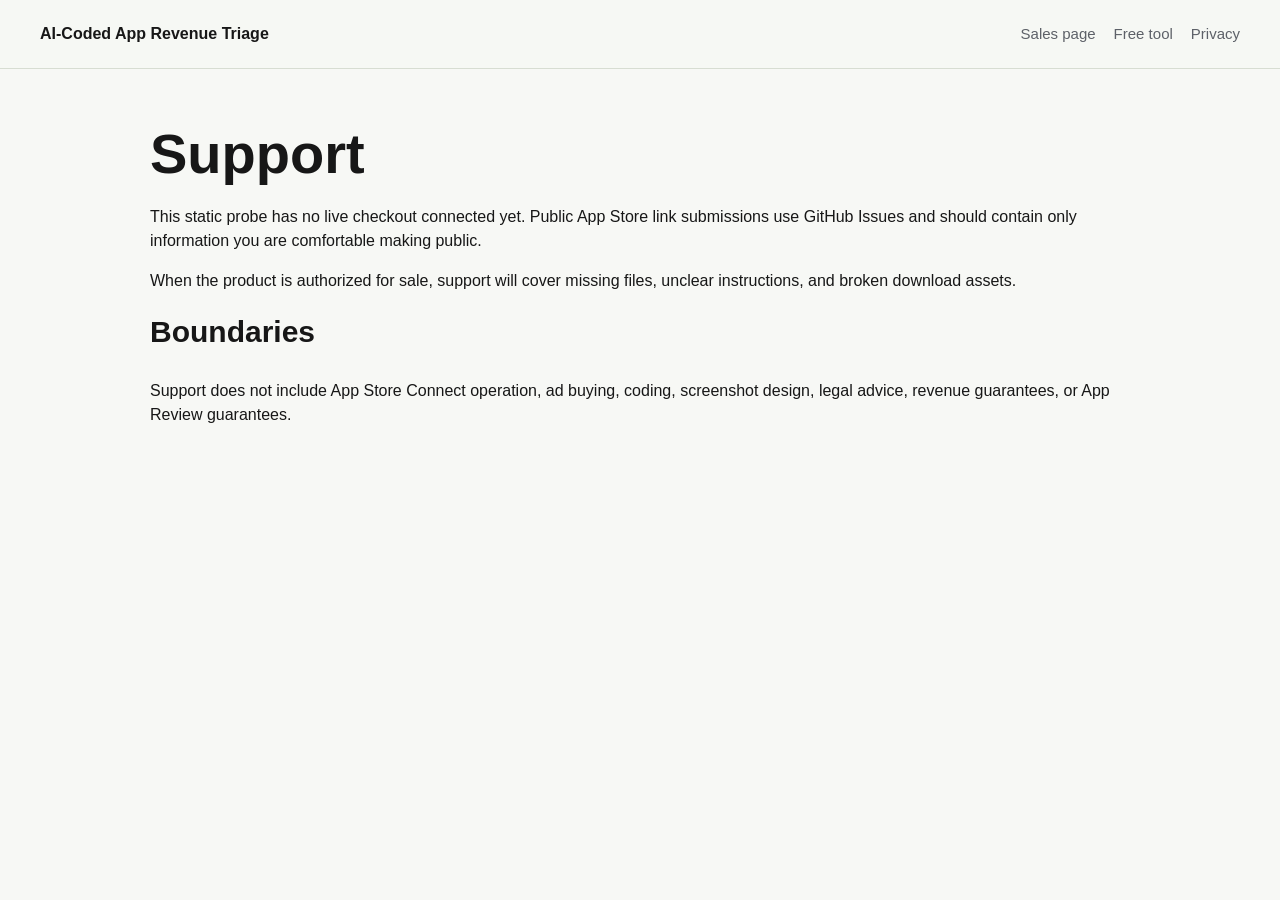
<file: ai-coded-app-revenue-triage-pack/support.html>
<!doctype html>
<html lang="en">
<head>
  <meta charset="utf-8">
  <meta name="viewport" content="width=device-width, initial-scale=1">
  <title>Support - AI-Coded App Revenue Triage Pack</title>
  <link rel="stylesheet" href="styles.css">
</head>
<body>
  <header class="site-header">
    <a class="brand" href="index.html">AI-Coded App Revenue Triage</a>
    <nav aria-label="Primary">
      <a href="index.html">Sales page</a>
      <a href="why-is-my-app-not-selling.html">Free tool</a>
      <a href="privacy.html">Privacy</a>
    </nav>
  </header>

  <main class="page">
    <h1>Support</h1>
    <p>This static probe has no live checkout connected yet. Public App Store link submissions use GitHub Issues and should contain only information you are comfortable making public.</p>
    <p>When the product is authorized for sale, support will cover missing files, unclear instructions, and broken download assets.</p>
    <h2>Boundaries</h2>
    <p>Support does not include App Store Connect operation, ad buying, coding, screenshot design, legal advice, revenue guarantees, or App Review guarantees.</p>
  </main>
</body>
</html>
</file>
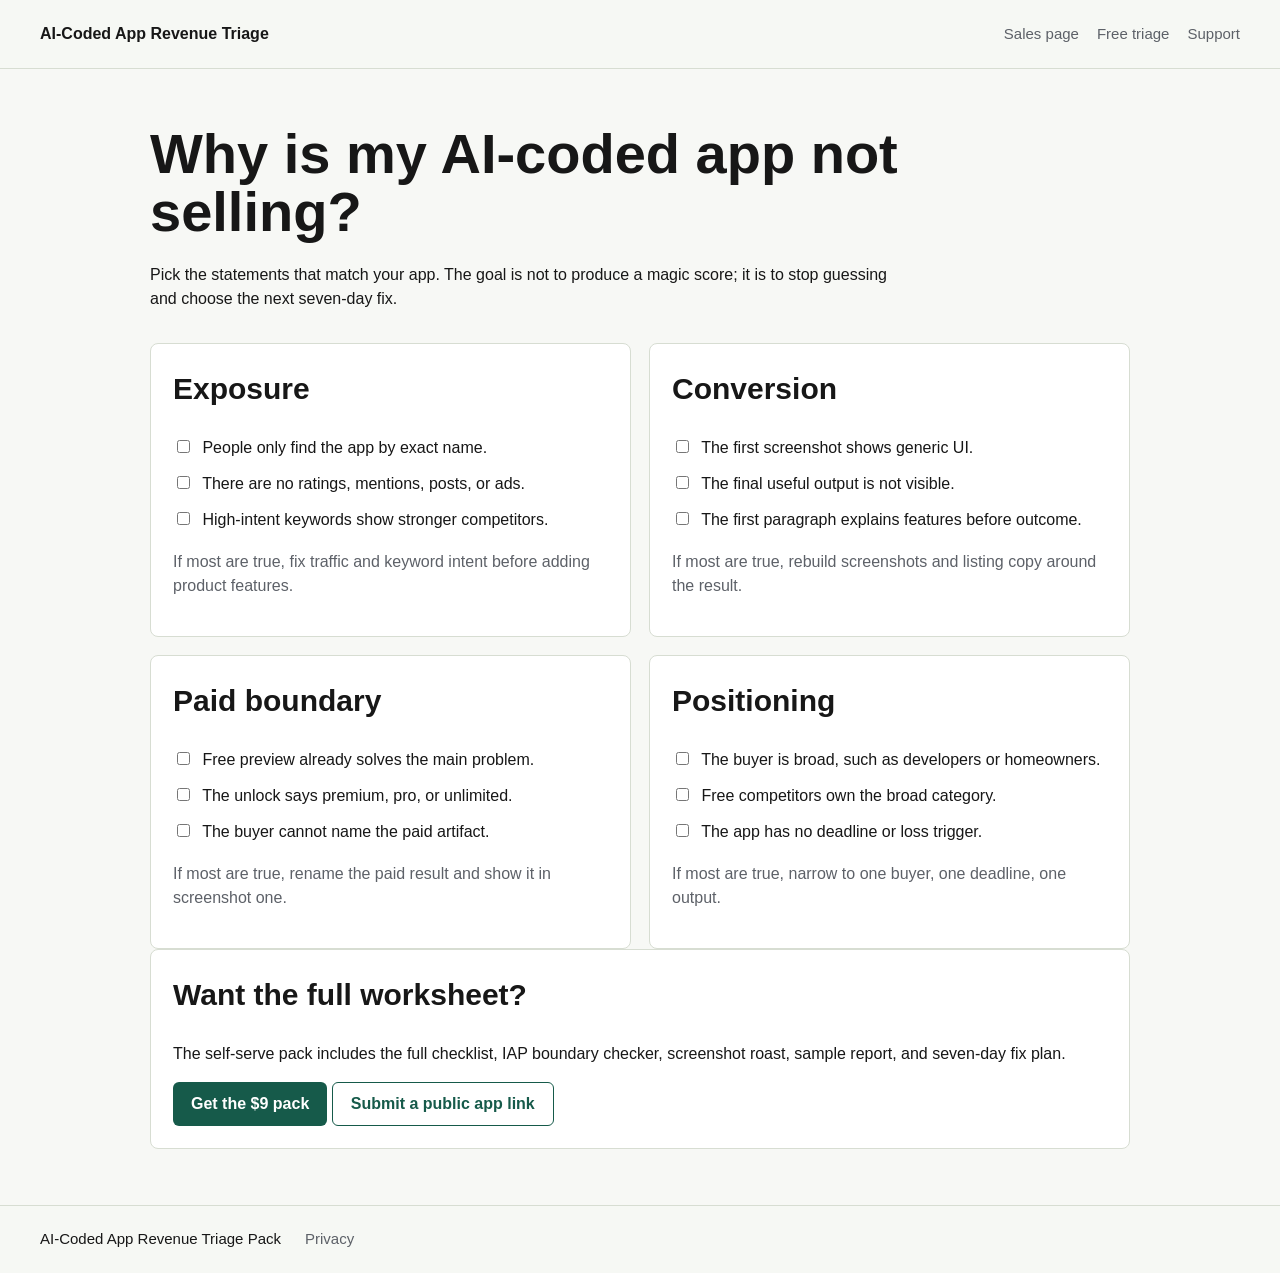
<file: ai-coded-app-revenue-triage-pack/why-is-my-app-not-selling.html>
<!doctype html>
<html lang="en">
<head>
  <meta charset="utf-8">
  <meta name="viewport" content="width=device-width, initial-scale=1">
  <title>Why Is My AI-Coded App Not Selling?</title>
  <meta name="description" content="A free static triage checklist for AI-coded iOS apps with no downloads, no paid unlocks, or weak App Store conversion.">
  <link rel="stylesheet" href="styles.css">
</head>
<body>
  <header class="site-header">
    <a class="brand" href="index.html">AI-Coded App Revenue Triage</a>
    <nav aria-label="Primary">
      <a href="index.html">Sales page</a>
      <a href="#tool">Free triage</a>
      <a href="support.html">Support</a>
    </nav>
  </header>

  <main class="tool-page" id="tool">
    <section class="tool-intro">
      <h1>Why is my AI-coded app not selling?</h1>
      <p>Pick the statements that match your app. The goal is not to produce a magic score; it is to stop guessing and choose the next seven-day fix.</p>
    </section>

    <section class="tool-grid" aria-label="Static triage checklist">
      <article>
        <h2>Exposure</h2>
        <label><input type="checkbox"> People only find the app by exact name.</label>
        <label><input type="checkbox"> There are no ratings, mentions, posts, or ads.</label>
        <label><input type="checkbox"> High-intent keywords show stronger competitors.</label>
        <p class="result">If most are true, fix traffic and keyword intent before adding product features.</p>
      </article>

      <article>
        <h2>Conversion</h2>
        <label><input type="checkbox"> The first screenshot shows generic UI.</label>
        <label><input type="checkbox"> The final useful output is not visible.</label>
        <label><input type="checkbox"> The first paragraph explains features before outcome.</label>
        <p class="result">If most are true, rebuild screenshots and listing copy around the result.</p>
      </article>

      <article>
        <h2>Paid boundary</h2>
        <label><input type="checkbox"> Free preview already solves the main problem.</label>
        <label><input type="checkbox"> The unlock says premium, pro, or unlimited.</label>
        <label><input type="checkbox"> The buyer cannot name the paid artifact.</label>
        <p class="result">If most are true, rename the paid result and show it in screenshot one.</p>
      </article>

      <article>
        <h2>Positioning</h2>
        <label><input type="checkbox"> The buyer is broad, such as developers or homeowners.</label>
        <label><input type="checkbox"> Free competitors own the broad category.</label>
        <label><input type="checkbox"> The app has no deadline or loss trigger.</label>
        <p class="result">If most are true, narrow to one buyer, one deadline, one output.</p>
      </article>
    </section>

    <section class="section notice">
      <h2>Want the full worksheet?</h2>
      <p>The self-serve pack includes the full checklist, IAP boundary checker, screenshot roast, sample report, and seven-day fix plan.</p>
      <a class="button" href="index.html#checkout-placeholder" data-track="checkout-from-tool">Get the $9 pack</a>
      <a class="button secondary" href="https://github.com/114514roy/revenue-pulse-studio-pages/issues/new?template=ai-coded-app-triage.yml" data-track="public-intake-from-tool">Submit a public app link</a>
    </section>
  </main>

  <footer>
    <span>AI-Coded App Revenue Triage Pack</span>
    <a href="privacy.html">Privacy</a>
  </footer>
</body>
</html>
</file>
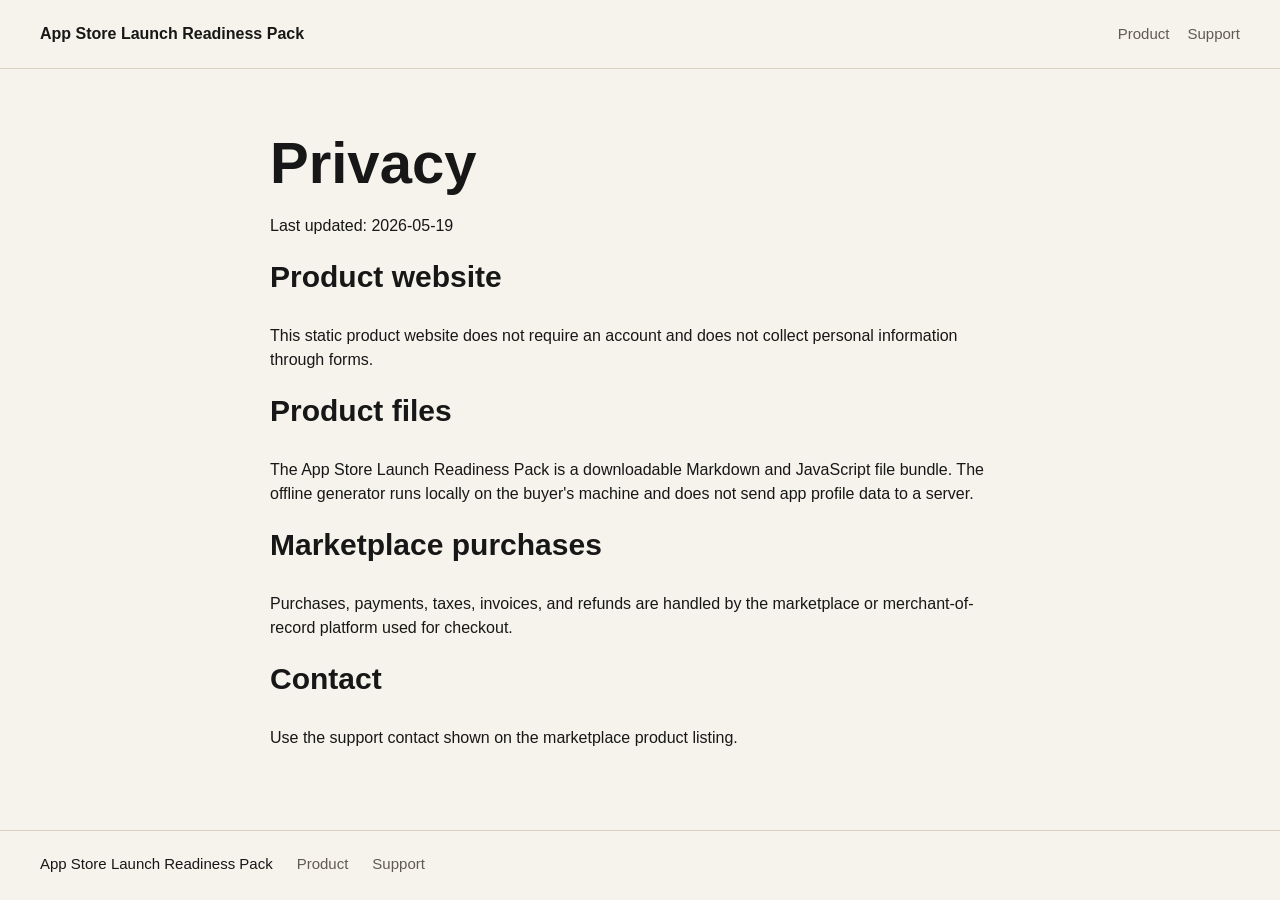
<file: app-store-launch-readiness-pack/privacy.html>
<!doctype html>
<html lang="en">
<head>
  <meta charset="utf-8">
  <meta name="viewport" content="width=device-width, initial-scale=1">
  <title>Privacy - App Store Launch Readiness Pack</title>
  <link rel="stylesheet" href="styles.css">
</head>
<body>
  <header class="site-header">
    <a class="brand" href="index.html">App Store Launch Readiness Pack</a>
    <nav>
      <a href="index.html">Product</a>
      <a href="support.html">Support</a>
    </nav>
  </header>
  <main class="page">
    <h1>Privacy</h1>
    <p>Last updated: 2026-05-19</p>
    <h2>Product website</h2>
    <p>This static product website does not require an account and does not collect personal information through forms.</p>
    <h2>Product files</h2>
    <p>The App Store Launch Readiness Pack is a downloadable Markdown and JavaScript file bundle. The offline generator runs locally on the buyer's machine and does not send app profile data to a server.</p>
    <h2>Marketplace purchases</h2>
    <p>Purchases, payments, taxes, invoices, and refunds are handled by the marketplace or merchant-of-record platform used for checkout.</p>
    <h2>Contact</h2>
    <p>Use the support contact shown on the marketplace product listing.</p>
  </main>
  <footer>
    <span>App Store Launch Readiness Pack</span>
    <a href="index.html">Product</a>
    <a href="support.html">Support</a>
  </footer>
</body>
</html>
</file>
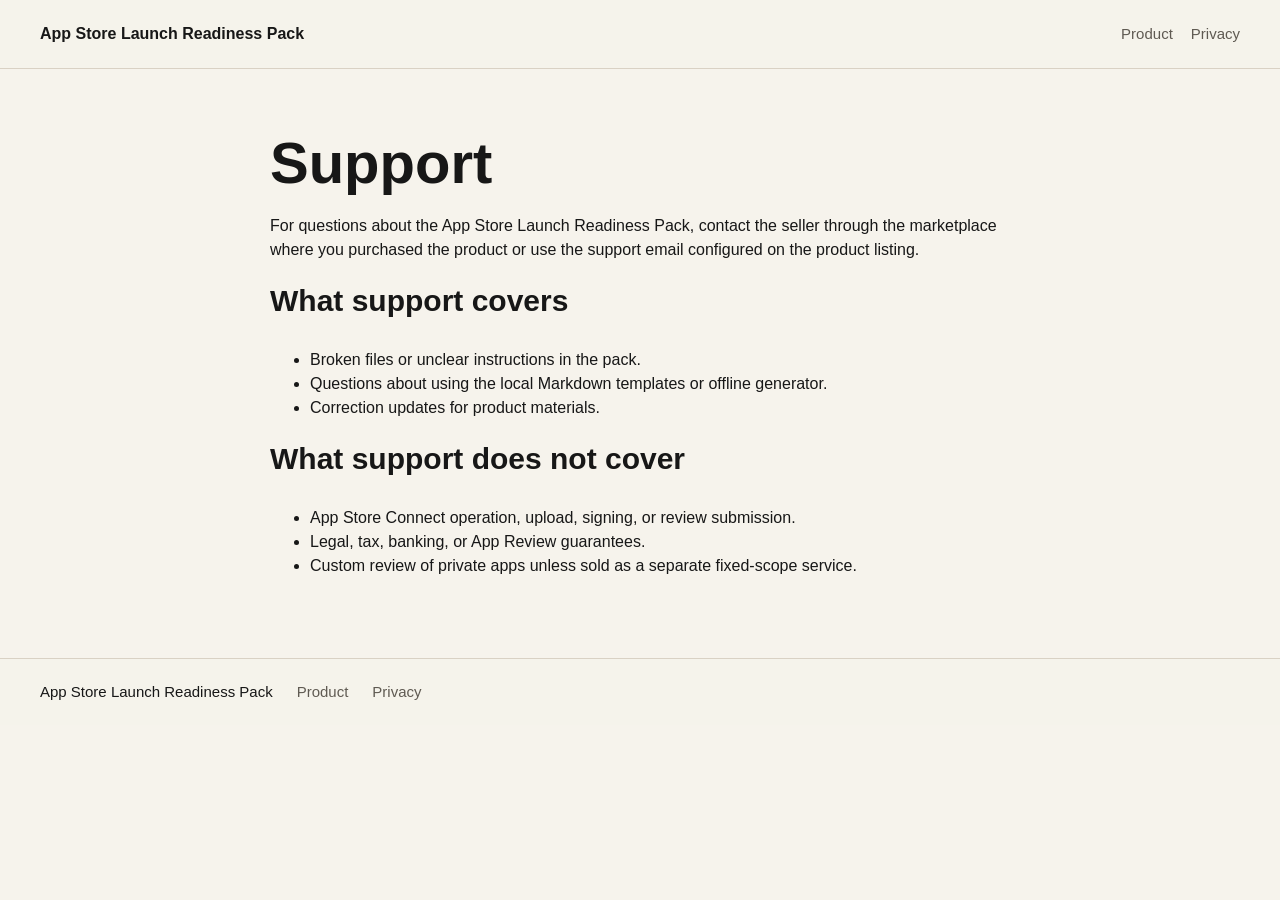
<file: app-store-launch-readiness-pack/support.html>
<!doctype html>
<html lang="en">
<head>
  <meta charset="utf-8">
  <meta name="viewport" content="width=device-width, initial-scale=1">
  <title>Support - App Store Launch Readiness Pack</title>
  <link rel="stylesheet" href="styles.css">
</head>
<body>
  <header class="site-header">
    <a class="brand" href="index.html">App Store Launch Readiness Pack</a>
    <nav>
      <a href="index.html">Product</a>
      <a href="privacy.html">Privacy</a>
    </nav>
  </header>
  <main class="page">
    <h1>Support</h1>
    <p>For questions about the App Store Launch Readiness Pack, contact the seller through the marketplace where you purchased the product or use the support email configured on the product listing.</p>
    <h2>What support covers</h2>
    <ul>
      <li>Broken files or unclear instructions in the pack.</li>
      <li>Questions about using the local Markdown templates or offline generator.</li>
      <li>Correction updates for product materials.</li>
    </ul>
    <h2>What support does not cover</h2>
    <ul>
      <li>App Store Connect operation, upload, signing, or review submission.</li>
      <li>Legal, tax, banking, or App Review guarantees.</li>
      <li>Custom review of private apps unless sold as a separate fixed-scope service.</li>
    </ul>
  </main>
  <footer>
    <span>App Store Launch Readiness Pack</span>
    <a href="index.html">Product</a>
    <a href="privacy.html">Privacy</a>
  </footer>
</body>
</html>
</file>
<file: ai-coded-app-revenue-triage-pack/styles.css>
:root {
  --ink: #171717;
  --muted: #5d6168;
  --paper: #f7f8f5;
  --panel: #ffffff;
  --line: #d7ddd2;
  --accent: #165a4a;
  --accent-2: #b9472f;
  --soft: #e7f0eb;
}

* {
  box-sizing: border-box;
}

body {
  margin: 0;
  color: var(--ink);
  background: var(--paper);
  font-family: -apple-system, BlinkMacSystemFont, "Segoe UI", sans-serif;
  line-height: 1.5;
}

a {
  color: inherit;
}

.site-header,
footer {
  display: flex;
  align-items: center;
  justify-content: space-between;
  gap: 24px;
  padding: 22px 40px;
  border-bottom: 1px solid var(--line);
  background: rgba(247, 248, 245, 0.94);
}

.brand {
  color: var(--ink);
  font-weight: 800;
  text-decoration: none;
}

nav,
footer {
  font-size: 15px;
}

nav {
  display: flex;
  flex-wrap: wrap;
  gap: 18px;
}

nav a,
footer a {
  color: var(--muted);
  text-decoration: none;
}

.hero {
  display: grid;
  grid-template-columns: minmax(0, 1fr) minmax(300px, 460px);
  gap: 56px;
  align-items: center;
  max-width: 1180px;
  margin: 0 auto;
  padding: 72px 40px 48px;
}

h1,
h2,
h3,
p {
  margin-top: 0;
}

h1 {
  max-width: 760px;
  margin-bottom: 22px;
  font-size: 56px;
  line-height: 1.04;
  letter-spacing: 0;
}

h2 {
  font-size: 30px;
  letter-spacing: 0;
}

h3 {
  font-size: 20px;
}

.lede {
  max-width: 700px;
  color: var(--muted);
  font-size: 21px;
}

.hero-actions {
  display: flex;
  flex-wrap: wrap;
  gap: 14px;
  margin-top: 30px;
}

.button {
  display: inline-flex;
  align-items: center;
  justify-content: center;
  min-height: 44px;
  padding: 0 18px;
  border-radius: 6px;
  color: #fff;
  background: var(--accent);
  font-weight: 750;
  text-decoration: none;
}

.button.secondary {
  color: var(--accent);
  background: transparent;
  border: 1px solid var(--accent);
}

.button.tertiary {
  color: var(--ink);
  background: var(--soft);
}

.inline-link {
  color: var(--accent);
  font-weight: 750;
}

.boundary {
  max-width: 620px;
  margin-top: 18px;
  color: var(--muted);
  font-size: 14px;
}

.kicker {
  margin-bottom: 12px;
  color: var(--accent-2);
  font-size: 14px;
  font-weight: 800;
  letter-spacing: 0;
  text-transform: uppercase;
}

.preview-card,
article,
.panel,
.notice {
  border: 1px solid var(--line);
  border-radius: 8px;
  background: var(--panel);
}

.preview-card {
  margin: 0;
  padding: 26px;
  box-shadow: 0 18px 50px rgba(22, 90, 74, 0.12);
}

.preview-card img {
  display: block;
  width: 100%;
  border-radius: 6px;
}

.section {
  max-width: 1180px;
  margin: 0 auto;
  padding: 48px 40px;
  border-top: 1px solid var(--line);
}

.grid {
  display: grid;
  grid-template-columns: repeat(3, minmax(0, 1fr));
  gap: 18px;
}

article,
.panel,
.notice {
  padding: 22px;
}

.split {
  display: grid;
  grid-template-columns: minmax(0, 1fr) minmax(280px, 420px);
  gap: 24px;
  align-items: start;
}

.file-list {
  display: grid;
  grid-template-columns: repeat(2, minmax(0, 1fr));
  gap: 10px 28px;
  padding-left: 22px;
}

.tool-page,
.page {
  max-width: 1060px;
  margin: 0 auto;
  padding: 56px 40px;
}

.tool-intro {
  max-width: 760px;
}

.tool-grid {
  display: grid;
  grid-template-columns: repeat(2, minmax(0, 1fr));
  gap: 18px;
  margin-top: 32px;
}

label {
  display: block;
  margin: 12px 0;
  color: var(--ink);
}

input {
  margin-right: 8px;
}

.result {
  margin-top: 18px;
  color: var(--muted);
}

.article-hero {
  align-items: start;
}

.article {
  max-width: 880px;
  margin: 0 auto;
  padding: 24px 40px 64px;
}

.article section {
  padding: 24px 0;
  border-top: 1px solid var(--line);
}

.article .notice {
  margin-top: 24px;
  padding: 24px;
}

.stack {
  display: grid;
  gap: 14px;
}

.stack article {
  padding: 20px;
}

.article ol {
  padding-left: 24px;
}

.article li + li {
  margin-top: 8px;
}

footer {
  justify-content: flex-start;
  border-top: 1px solid var(--line);
  border-bottom: 0;
}

@media (max-width: 820px) {
  .site-header,
  footer,
  nav {
    align-items: flex-start;
    flex-direction: column;
  }

  .hero,
  .split,
  .grid,
  .file-list,
  .tool-grid {
    grid-template-columns: 1fr;
  }

  h1 {
    font-size: 40px;
  }
}
</file>
<file: app-store-launch-readiness-pack/styles.css>
:root {
  --ink: #171717;
  --muted: #5f5a52;
  --paper: #f6f3ec;
  --panel: #ffffff;
  --line: #d9d1c4;
  --accent: #174f46;
  --accent-2: #c5562f;
}

* {
  box-sizing: border-box;
}

body {
  margin: 0;
  font-family: -apple-system, BlinkMacSystemFont, "Segoe UI", sans-serif;
  color: var(--ink);
  background: var(--paper);
  line-height: 1.5;
}

a {
  color: inherit;
}

.site-header,
footer {
  display: flex;
  align-items: center;
  justify-content: space-between;
  gap: 24px;
  padding: 22px 40px;
  border-bottom: 1px solid var(--line);
  background: rgba(246, 243, 236, 0.92);
}

.brand {
  font-weight: 800;
  text-decoration: none;
}

nav,
footer {
  font-size: 15px;
}

nav {
  display: flex;
  gap: 18px;
}

nav a,
footer a {
  color: var(--muted);
  text-decoration: none;
}

.hero {
  display: grid;
  grid-template-columns: minmax(0, 1fr) minmax(320px, 520px);
  gap: 56px;
  align-items: center;
  padding: 72px 40px 46px;
  max-width: 1180px;
  margin: 0 auto;
}

.eyebrow {
  color: var(--accent-2);
  font-weight: 800;
  text-transform: uppercase;
  letter-spacing: 0;
}

h1,
h2,
h3,
p {
  margin-top: 0;
}

h1 {
  font-size: 58px;
  line-height: 1.02;
  letter-spacing: 0;
  margin-bottom: 22px;
}

h2 {
  font-size: 30px;
  letter-spacing: 0;
}

h3 {
  font-size: 20px;
}

.lede {
  color: var(--muted);
  font-size: 21px;
  max-width: 680px;
}

.hero-actions {
  display: flex;
  flex-wrap: wrap;
  gap: 14px;
  margin-top: 30px;
}

.button {
  display: inline-flex;
  align-items: center;
  justify-content: center;
  min-height: 44px;
  padding: 0 18px;
  border-radius: 6px;
  background: var(--accent);
  color: #fff;
  text-decoration: none;
  font-weight: 750;
}

.button.secondary {
  background: transparent;
  color: var(--accent);
  border: 1px solid var(--accent);
}

.preview {
  margin: 0;
}

.preview img {
  display: block;
  width: 100%;
  border: 2px solid var(--ink);
  border-radius: 8px;
  background: var(--panel);
}

.section {
  max-width: 1180px;
  margin: 0 auto;
  padding: 48px 40px;
  border-top: 1px solid var(--line);
}

.grid {
  display: grid;
  grid-template-columns: repeat(3, minmax(0, 1fr));
  gap: 18px;
}

article,
.notice,
pre {
  background: var(--panel);
  border: 1px solid var(--line);
  border-radius: 8px;
  padding: 22px;
}

.split {
  display: grid;
  grid-template-columns: minmax(0, 1fr) minmax(300px, 520px);
  gap: 24px;
  align-items: start;
}

pre {
  overflow: auto;
  color: #f4f7f5;
  background: #173c36;
}

.file-list {
  display: grid;
  grid-template-columns: repeat(2, minmax(0, 1fr));
  gap: 10px 28px;
  padding-left: 22px;
}

.page {
  max-width: 820px;
  margin: 0 auto;
  padding: 64px 40px;
}

footer {
  border-top: 1px solid var(--line);
  border-bottom: 0;
  justify-content: flex-start;
}

@media (max-width: 820px) {
  .site-header,
  footer,
  nav {
    align-items: flex-start;
    flex-direction: column;
  }

  .hero,
  .split,
  .grid,
  .file-list {
    grid-template-columns: 1fr;
  }

  h1 {
    font-size: 42px;
  }
}
</file>
